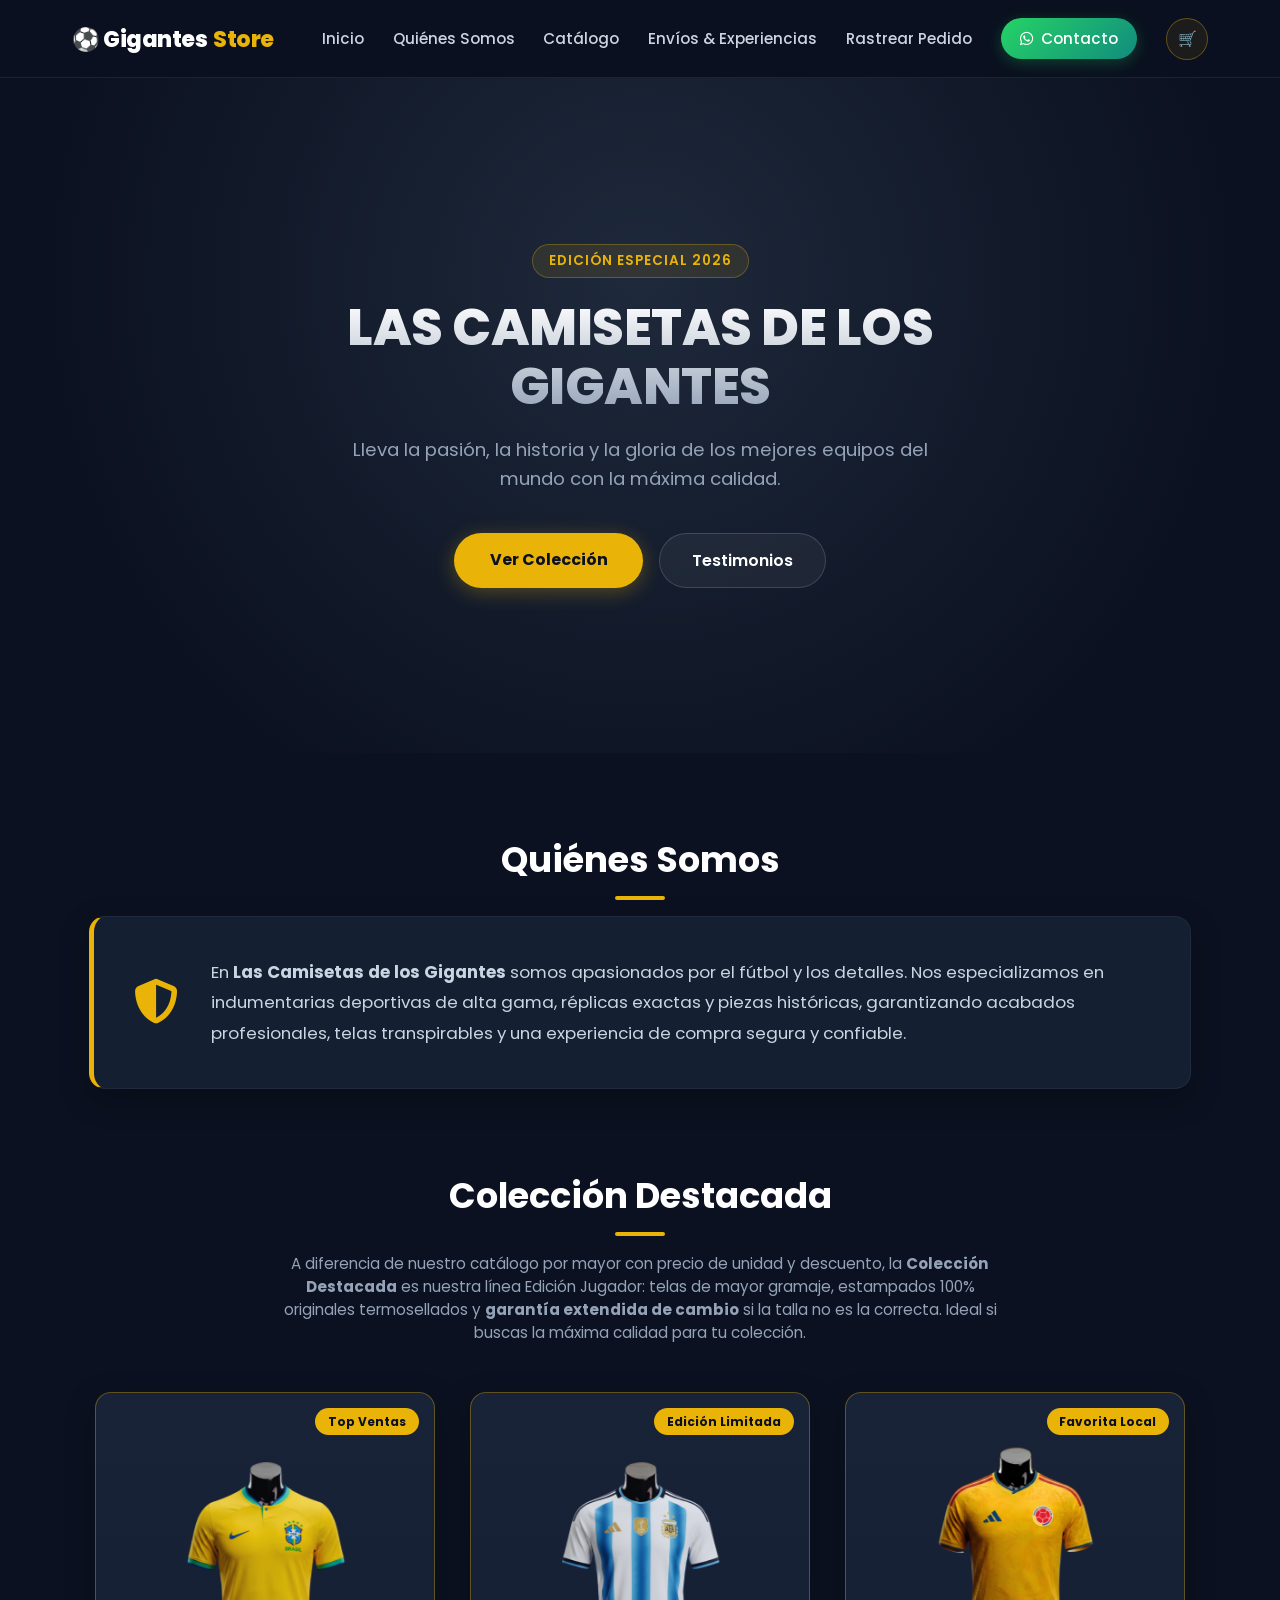
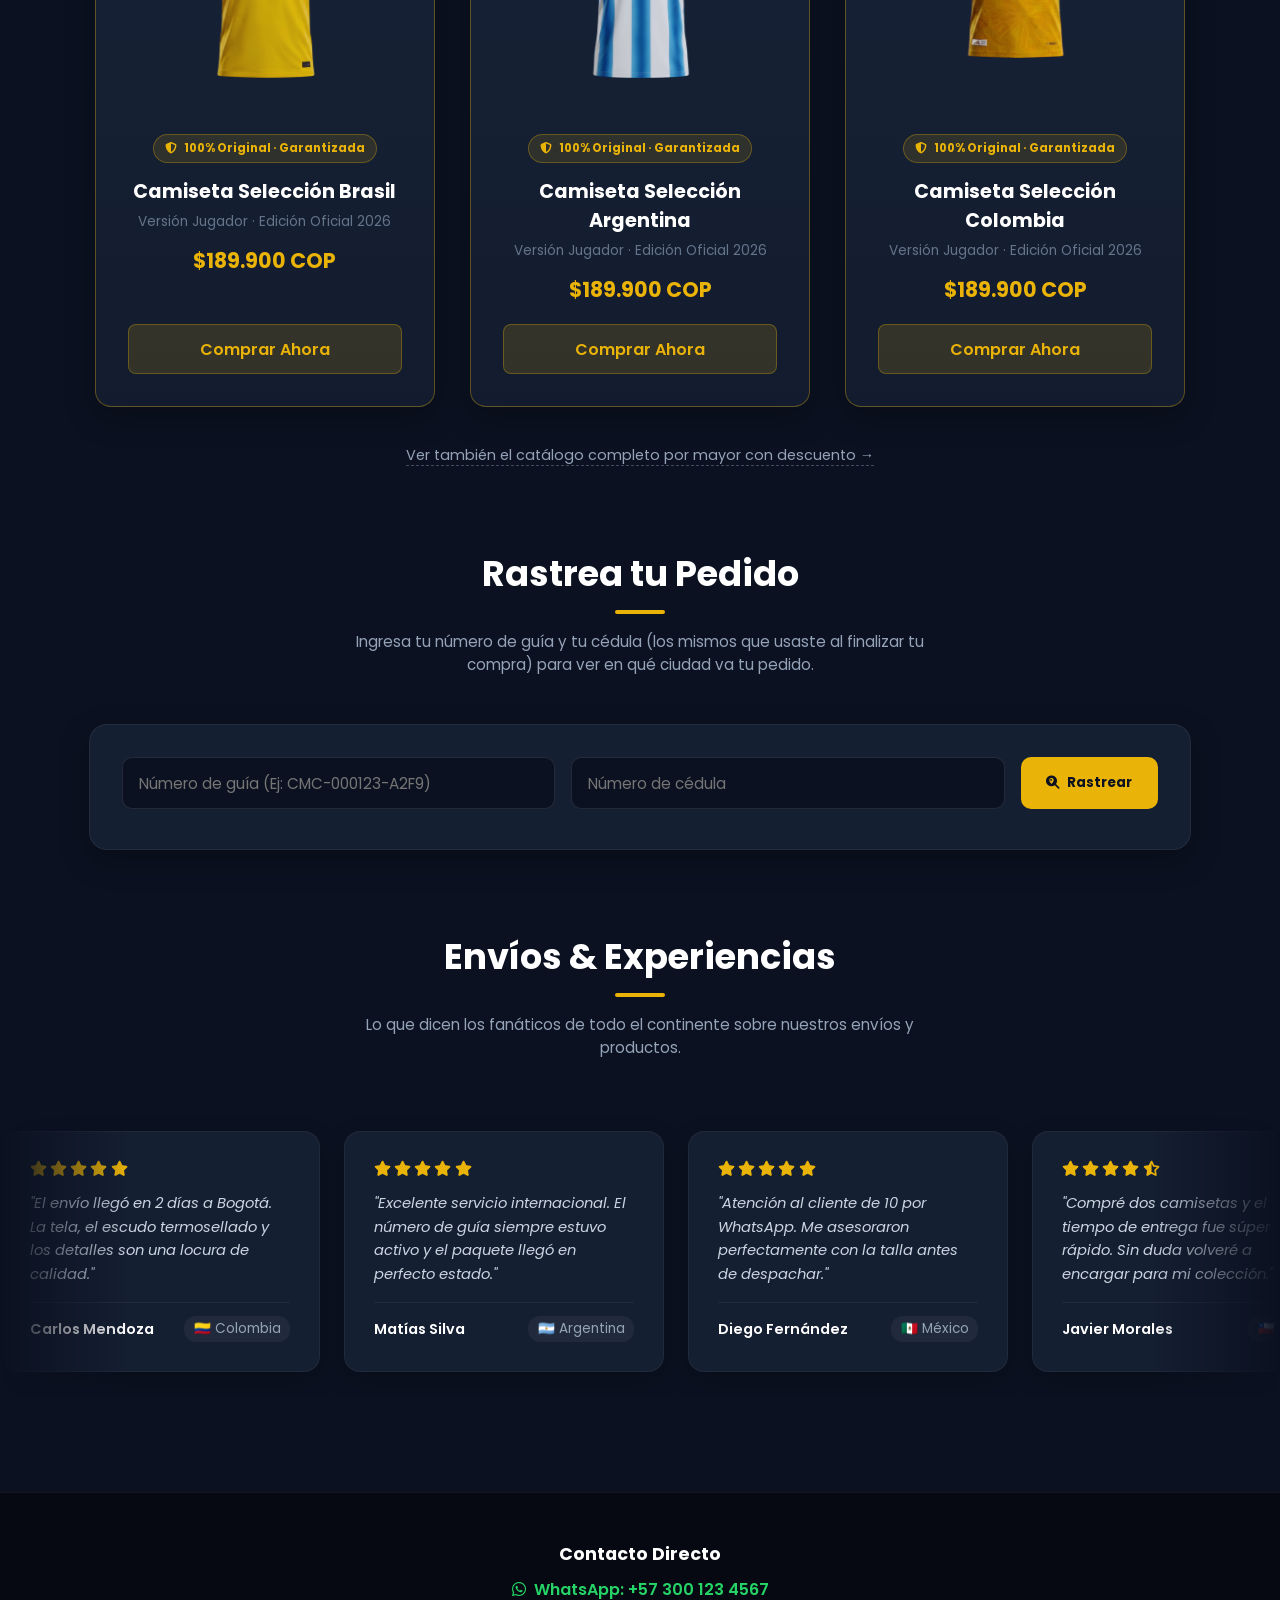
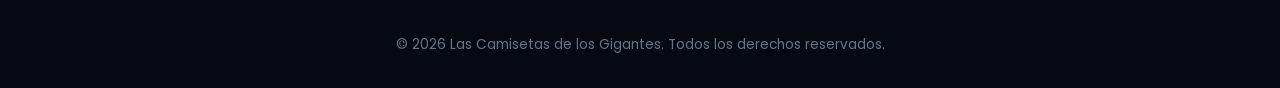
<file: html/index.html>
<!DOCTYPE html>
<html lang="es">
<head>
    <meta charset="UTF-8">
    <meta name="viewport" content="width=device-width, initial-scale=1.0">
    <title>Las Camisetas de los Gigantes</title>
    <!-- Fuentes e Iconos -->
    <link rel="preconnect" href="https://fonts.googleapis.com">
    <link rel="preconnect" href="https://fonts.gstatic.com" crossorigin>
    <link href="https://fonts.googleapis.com/css2?family=Poppins:wght@300;400;600;700;800&display=swap" rel="stylesheet">
    <link rel="stylesheet" href="https://cdnjs.cloudflare.com/ajax/libs/font-awesome/6.4.0/css/all.min.css">
    <link rel="stylesheet" href="../css/principal.css">
</head>
<body>

    <!-- Header / Barra de Navegación -->
    <header class="header">
        <nav class="nav-container">
            <div class="logo">
                <a href="#inicio">⚽ Gigantes<span>Store</span></a>
            </div>
            <ul class="nav-menu">
                <li><a href="#inicio">Inicio</a></li>
                <li><a href="#nosotros">Quiénes Somos</a></li>
                <li><a href="#catalogo">Catálogo</a></li>
                <li><a href="#envios">Envíos & Experiencias</a></li>
                <li><a href="#rastreo">Rastrear Pedido</a></li>
                <li>
                    <a href="https://wa.me/573001234567?text=Hola,%20deseo%20más%20información%20sobre%20las%20camisetas" target="_blank" class="btn-whatsapp">
                        <i class="fa-brands fa-whatsapp"></i> Contacto
                    </a>
                </li>
                <li>
                    <a class="cart-icon-btn" href="productos.html" aria-label="Ir al carrito de compras">
                        🛒
                        <span class="cart-badge" id="cartBadge">0</span>
                    </a>
                </li>
            </ul>
        </nav>
    </header>

    <!-- Sección Principal (Inicio) -->
    <section id="inicio" class="hero-section">
        <div class="hero-content">
            <span class="badge-promo">Edición Especial 2026</span>
            <h1 class="main-title">Las camisetas de los gigantes</h1>
            <p class="subtitle">Lleva la pasión, la historia y la gloria de los mejores equipos del mundo con la máxima calidad.</p>
            <div class="hero-actions">
                <a href="productos.html" class="btn-cta">Ver Colección</a>
                <a href="#envios" class="btn-secondary">Testimonios</a>
            </div>
        </div>
    </section>

    <!-- Sección Quiénes Somos -->
    <section id="nosotros" class="section-container">
        <h2 class="section-title">Quiénes Somos</h2>
        <div class="about-card">
            <div class="about-icon">
                <i class="fa-solid fa-shield-halved"></i>
            </div>
            <div class="about-text">
                <p>
                    En <strong>Las Camisetas de los Gigantes</strong> somos apasionados por el fútbol y los detalles. Nos especializamos en indumentarias deportivas de alta gama, réplicas exactas y piezas históricas, garantizando acabados profesionales, telas transpirables y una experiencia de compra segura y confiable.
                </p>
            </div>
        </div>
    </section>

    <!-- Sección Catálogo -->
        <section id="catalogo" class="section-container">
        <h2 class="section-title">Colección Destacada</h2>
        <p class="section-subtitle premium-subtitle">
            A diferencia de nuestro catálogo por mayor con precio de unidad y descuento, la <strong>Colección Destacada</strong>
            es nuestra línea Edición Jugador: telas de mayor gramaje, estampados 100% originales termosellados y
            <strong>garantía extendida de cambio</strong> si la talla no es la correcta. Ideal si buscas la máxima calidad para tu colección.
        </p>
        <div class="product-grid">
            <div class="product-card premium-card">
                <div class="card-badge">Top Ventas</div>
                <div class="card-images">
                    <img src="../img/productos/brasil-frente.png" alt="Camiseta Brasil Frente" class="img-front">
                    <img src="../img/productos/brasil-atras.png" alt="Camiseta Brasil Atrás" class="img-back">
                </div>
                <span class="premium-tag"><i class="fa-solid fa-shield-halved"></i> 100% Original · Garantizada</span>
                <h3>Camiseta Selección Brasil</h3>
                <p class="product-desc">Versión Jugador · Edición Oficial 2026</p>
                <p class="price">$189.900 COP</p>
                <a href="https://wa.me/573001234567?text=Hola,%20quiero%20comprar%20la%20Camiseta%20Edici%C3%B3n%20Jugador%20de%20Brasil" target="_blank" class="btn-buy">Comprar Ahora</a>
            </div>

            <div class="product-card premium-card">
                <div class="card-badge">Edición Limitada</div>
                <div class="card-images">
                    <img src="../img/productos/argentina-frente.png" alt="Camiseta Argentina Frente" class="img-front">
                    <img src="../img/productos/argentina-atras.png" alt="Camiseta Argentina Atrás" class="img-back">
                </div>
                <span class="premium-tag"><i class="fa-solid fa-shield-halved"></i> 100% Original · Garantizada</span>
                <h3>Camiseta Selección Argentina</h3>
                <p class="product-desc">Versión Jugador · Edición Oficial 2026</p>
                <p class="price">$189.900 COP</p>
                <a href="https://wa.me/573001234567?text=Hola,%20quiero%20comprar%20la%20Camiseta%20Edici%C3%B3n%20Jugador%20de%20Argentina" target="_blank" class="btn-buy">Comprar Ahora</a>
            </div>

            <div class="product-card premium-card">
                <div class="card-badge">Favorita Local</div>
                <div class="card-images">
                    <img src="../img/productos/colombia-frente.png" alt="Camiseta Colombia Frente" class="img-front">
                    <img src="../img/productos/colombia-atras.png" alt="Camiseta Colombia Atrás" class="img-back">
                </div>
                <span class="premium-tag"><i class="fa-solid fa-shield-halved"></i> 100% Original · Garantizada</span>
                <h3>Camiseta Selección Colombia</h3>
                <p class="product-desc">Versión Jugador · Edición Oficial 2026</p>
                <p class="price">$189.900 COP</p>
                <a href="https://wa.me/573001234567?text=Hola,%20quiero%20comprar%20la%20Camiseta%20Edici%C3%B3n%20Jugador%20de%20Colombia" target="_blank" class="btn-buy">Comprar Ahora</a>
            </div>
        </div>
        <p class="text-center-link"><a href="productos.html">Ver también el catálogo completo por mayor con descuento →</a></p>
    </section>

    <!-- Sección Rastrea tu Pedido -->
    <section id="rastreo" class="section-container">
        <h2 class="section-title">Rastrea tu Pedido</h2>
        <p class="section-subtitle">Ingresa tu número de guía y tu cédula (los mismos que usaste al finalizar tu compra) para ver en qué ciudad va tu pedido.</p>

        <div class="tracking-box">
            <form id="tracking-form" class="tracking-form" onsubmit="return false;">
                <input type="text" id="track-guia" placeholder="Número de guía (Ej: CMC-000123-A2F9)" autocomplete="off">
                <input type="text" id="track-cedula" placeholder="Número de cédula" inputmode="numeric" autocomplete="off">
                <button type="button" id="track-btn" onclick="rastrearPedido()">
                    <i class="fa-solid fa-magnifying-glass-location"></i> Rastrear
                </button>
            </form>

            <p id="tracking-error" class="tracking-error hidden"></p>

            <div id="tracking-result" class="tracking-result hidden">
                <div class="tracking-summary">
                    <div>
                        <span class="tracking-label">Guía</span>
                        <strong id="tr-guia">-</strong>
                    </div>
                    <div>
                        <span class="tracking-label">Estado actual</span>
                        <strong id="tr-estado" class="tracking-estado">-</strong>
                    </div>
                    <div>
                        <span class="tracking-label">Ciudad actual</span>
                        <strong id="tr-ciudad">-</strong>
                    </div>
                    <div>
                        <span class="tracking-label">Destino final</span>
                        <strong id="tr-destino">-</strong>
                    </div>
                </div>

                <ol id="tracking-timeline" class="tracking-timeline"></ol>

                <div class="tracking-items">
                    <h4>Contenido del pedido</h4>
                    <table class="tracking-items-table">
                        <thead>
                            <tr><th>Camiseta</th><th>Talla</th><th>Cant.</th><th>Precio</th></tr>
                        </thead>
                        <tbody id="tr-items-body"></tbody>
                    </table>
                    <p class="tracking-total">Total del pedido: <strong id="tr-total">$0 COP</strong></p>
                </div>
            </div>
        </div>
    </section>

    <!-- Sección Envíos y Reseñas con Slider Continuo -->
    <section id="envios" class="section-container reviews-section">
        <h2 class="section-title">Envíos & Experiencias</h2>
        <p class="section-subtitle">Lo que dicen los fanáticos de todo el continente sobre nuestros envíos y productos.</p>
        
        <!-- Carrusel Slider Animado -->
        <div class="slider-container">
            <div class="slider-track">
                
                <!-- Set Original (5 Reseñas con Nombre y País) -->
                <div class="review-card">
                    <div class="stars">
                        <i class="fa-solid fa-star"></i><i class="fa-solid fa-star"></i><i class="fa-solid fa-star"></i><i class="fa-solid fa-star"></i><i class="fa-solid fa-star"></i>
                    </div>
                    <p class="comment">"El envío llegó en 2 días a Bogotá. La tela, el escudo termosellado y los detalles son una locura de calidad."</p>
                    <div class="author-info">
                        <span class="author-name">Carlos Mendoza</span>
                        <span class="author-country">🇨🇴 Colombia</span>
                    </div>
                </div>

                <div class="review-card">
                    <div class="stars">
                        <i class="fa-solid fa-star"></i><i class="fa-solid fa-star"></i><i class="fa-solid fa-star"></i><i class="fa-solid fa-star"></i><i class="fa-solid fa-star"></i>
                    </div>
                    <p class="comment">"Excelente servicio internacional. El número de guía siempre estuvo activo y el paquete llegó en perfecto estado."</p>
                    <div class="author-info">
                        <span class="author-name">Matías Silva</span>
                        <span class="author-country">🇦🇷 Argentina</span>
                    </div>
                </div>

                <div class="review-card">
                    <div class="stars">
                        <i class="fa-solid fa-star"></i><i class="fa-solid fa-star"></i><i class="fa-solid fa-star"></i><i class="fa-solid fa-star"></i><i class="fa-solid fa-star"></i>
                    </div>
                    <p class="comment">"Atención al cliente de 10 por WhatsApp. Me asesoraron perfectamente con la talla antes de despachar."</p>
                    <div class="author-info">
                        <span class="author-name">Diego Fernández</span>
                        <span class="author-country">🇲🇽 México</span>
                    </div>
                </div>

                <div class="review-card">
                    <div class="stars">
                        <i class="fa-solid fa-star"></i><i class="fa-solid fa-star"></i><i class="fa-solid fa-star"></i><i class="fa-solid fa-star"></i><i class="fa-solid fa-star-half-stroke"></i>
                    </div>
                    <p class="comment">"Compré dos camisetas y el tiempo de entrega fue súper rápido. Sin duda volveré a encargar para mi colección."</p>
                    <div class="author-info">
                        <span class="author-name">Javier Morales</span>
                        <span class="author-country">🇨🇱 Chile</span>
                    </div>
                </div>

                <div class="review-card">
                    <div class="stars">
                        <i class="fa-solid fa-star"></i><i class="fa-solid fa-star"></i><i class="fa-solid fa-star"></i><i class="fa-solid fa-star"></i><i class="fa-solid fa-star"></i>
                    </div>
                    <p class="comment">"Calidad premium garantizada. Los estampados resisten los lavados sin desgastarse. Totalmente recomendados."</p>
                    <div class="author-info">
                        <span class="author-name">Sebastián Castillo</span>
                        <span class="author-country">🇵🇪 Perú</span>
                    </div>
                </div>

                <!-- Set Duplicado (Para efecto de Loop Infinito Continuo) -->
                <div class="review-card">
                    <div class="stars">
                        <i class="fa-solid fa-star"></i><i class="fa-solid fa-star"></i><i class="fa-solid fa-star"></i><i class="fa-solid fa-star"></i><i class="fa-solid fa-star"></i>
                    </div>
                    <p class="comment">"El envío llegó en 2 días a Bogotá. La tela, el escudo termosellado y los detalles son una locura de calidad."</p>
                    <div class="author-info">
                        <span class="author-name">Carlos Mendoza</span>
                        <span class="author-country">🇨🇴 Colombia</span>
                    </div>
                </div>

                <div class="review-card">
                    <div class="stars">
                        <i class="fa-solid fa-star"></i><i class="fa-solid fa-star"></i><i class="fa-solid fa-star"></i><i class="fa-solid fa-star"></i><i class="fa-solid fa-star"></i>
                    </div>
                    <p class="comment">"Excelente servicio internacional. El número de guía siempre estuvo activo y el paquete llegó en perfecto estado."</p>
                    <div class="author-info">
                        <span class="author-name">Matías Silva</span>
                        <span class="author-country">🇦🇷 Argentina</span>
                    </div>
                </div>

                <div class="review-card">
                    <div class="stars">
                        <i class="fa-solid fa-star"></i><i class="fa-solid fa-star"></i><i class="fa-solid fa-star"></i><i class="fa-solid fa-star"></i><i class="fa-solid fa-star"></i>
                    </div>
                    <p class="comment">"Atención al cliente de 10 por WhatsApp. Me asesoraron perfectamente con la talla antes de despachar."</p>
                    <div class="author-info">
                        <span class="author-name">Diego Fernández</span>
                        <span class="author-country">🇲🇽 México</span>
                    </div>
                </div>

                <div class="review-card">
                    <div class="stars">
                        <i class="fa-solid fa-star"></i><i class="fa-solid fa-star"></i><i class="fa-solid fa-star"></i><i class="fa-solid fa-star"></i><i class="fa-solid fa-star-half-stroke"></i>
                    </div>
                    <p class="comment">"Compré dos camisetas y el tiempo de entrega fue súper rápido. Sin duda volveré a encargar para mi colección."</p>
                    <div class="author-info">
                        <span class="author-name">Javier Morales</span>
                        <span class="author-country">🇨🇱 Chile</span>
                    </div>
                </div>

                <div class="review-card">
                    <div class="stars">
                        <i class="fa-solid fa-star"></i><i class="fa-solid fa-star"></i><i class="fa-solid fa-star"></i><i class="fa-solid fa-star"></i><i class="fa-solid fa-star"></i>
                    </div>
                    <p class="comment">"Calidad premium garantizada. Los estampados resisten los lavados sin desgastarse. Totalmente recomendados."</p>
                    <div class="author-info">
                        <span class="author-name">Sebastián Castillo</span>
                        <span class="author-country">🇵🇪 Perú</span>
                    </div>
                </div>

            </div>
        </div>
    </section>

    <!-- Footer / Pie de página -->
    <footer class="footer">
        <div class="footer-content">
            <div class="footer-contact">
                <h4>Contacto Directo</h4>
                <p>
                    <a href="https://wa.me/573001234567?text=Hola,%20deseo%20más%20información%20sobre%20las%20camisetas" target="_blank" class="footer-wa-link">
                        <i class="fa-brands fa-whatsapp"></i> WhatsApp: +57 300 123 4567
                    </a>
                </p>
            </div>
            <div class="footer-copy">
                <span class="copyright">&copy; 2026 Las Camisetas de los Gigantes. Todos los derechos reservados.</span>
            </div>
        </div>
    </footer>

    <script src="../js/index.js"></script>
</body>
</html>
</file>
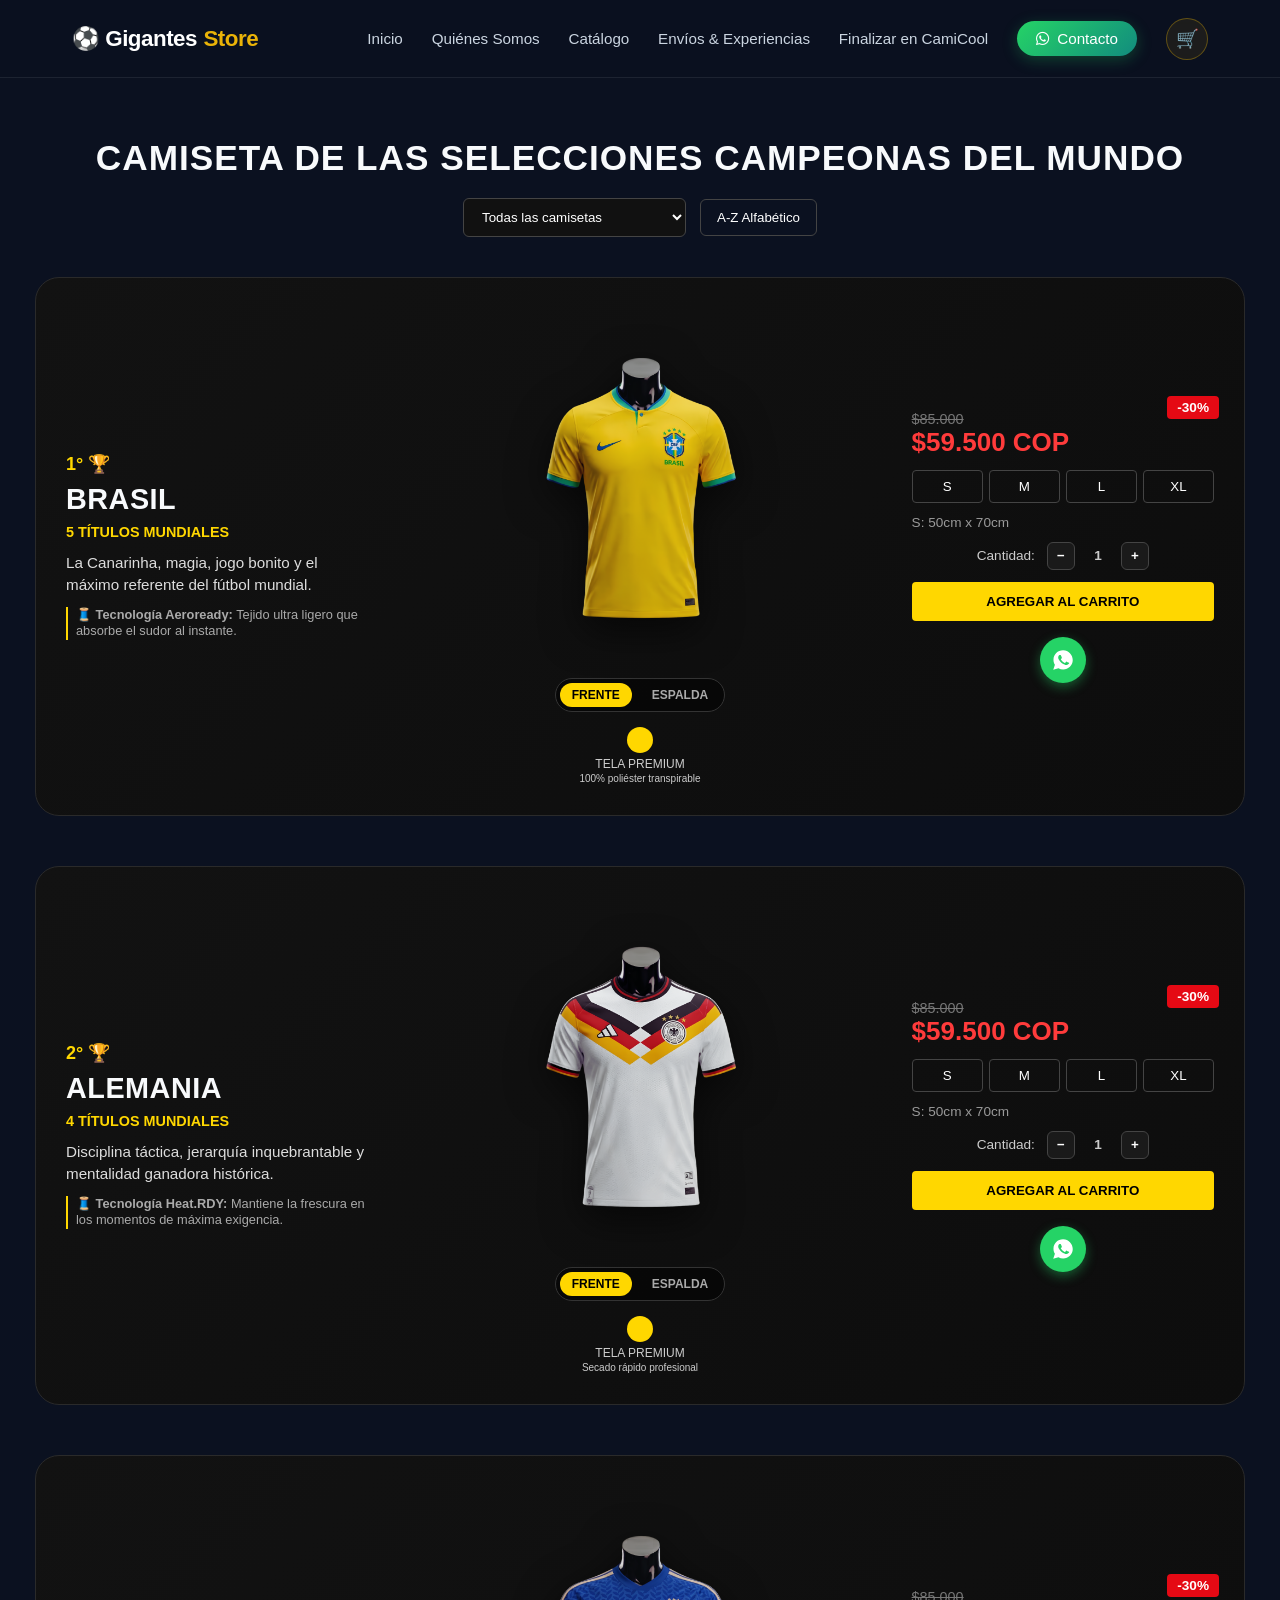
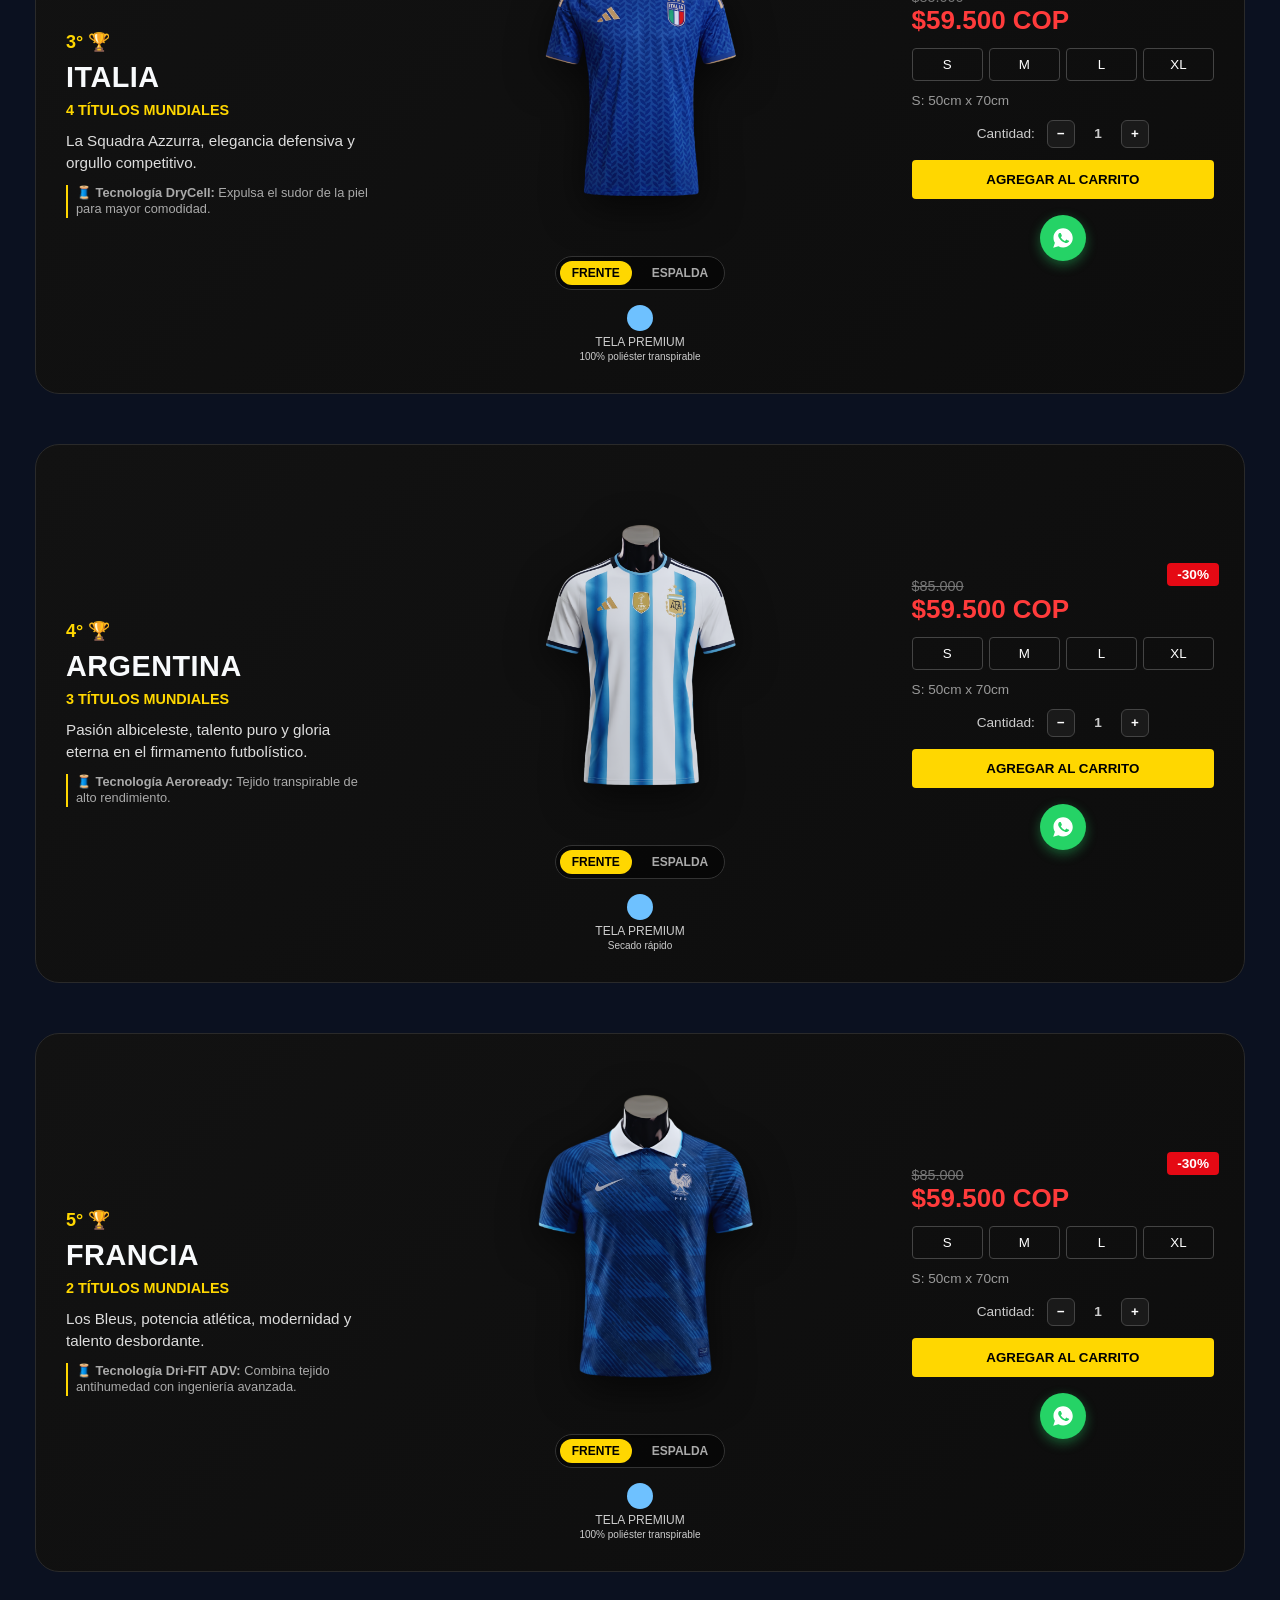
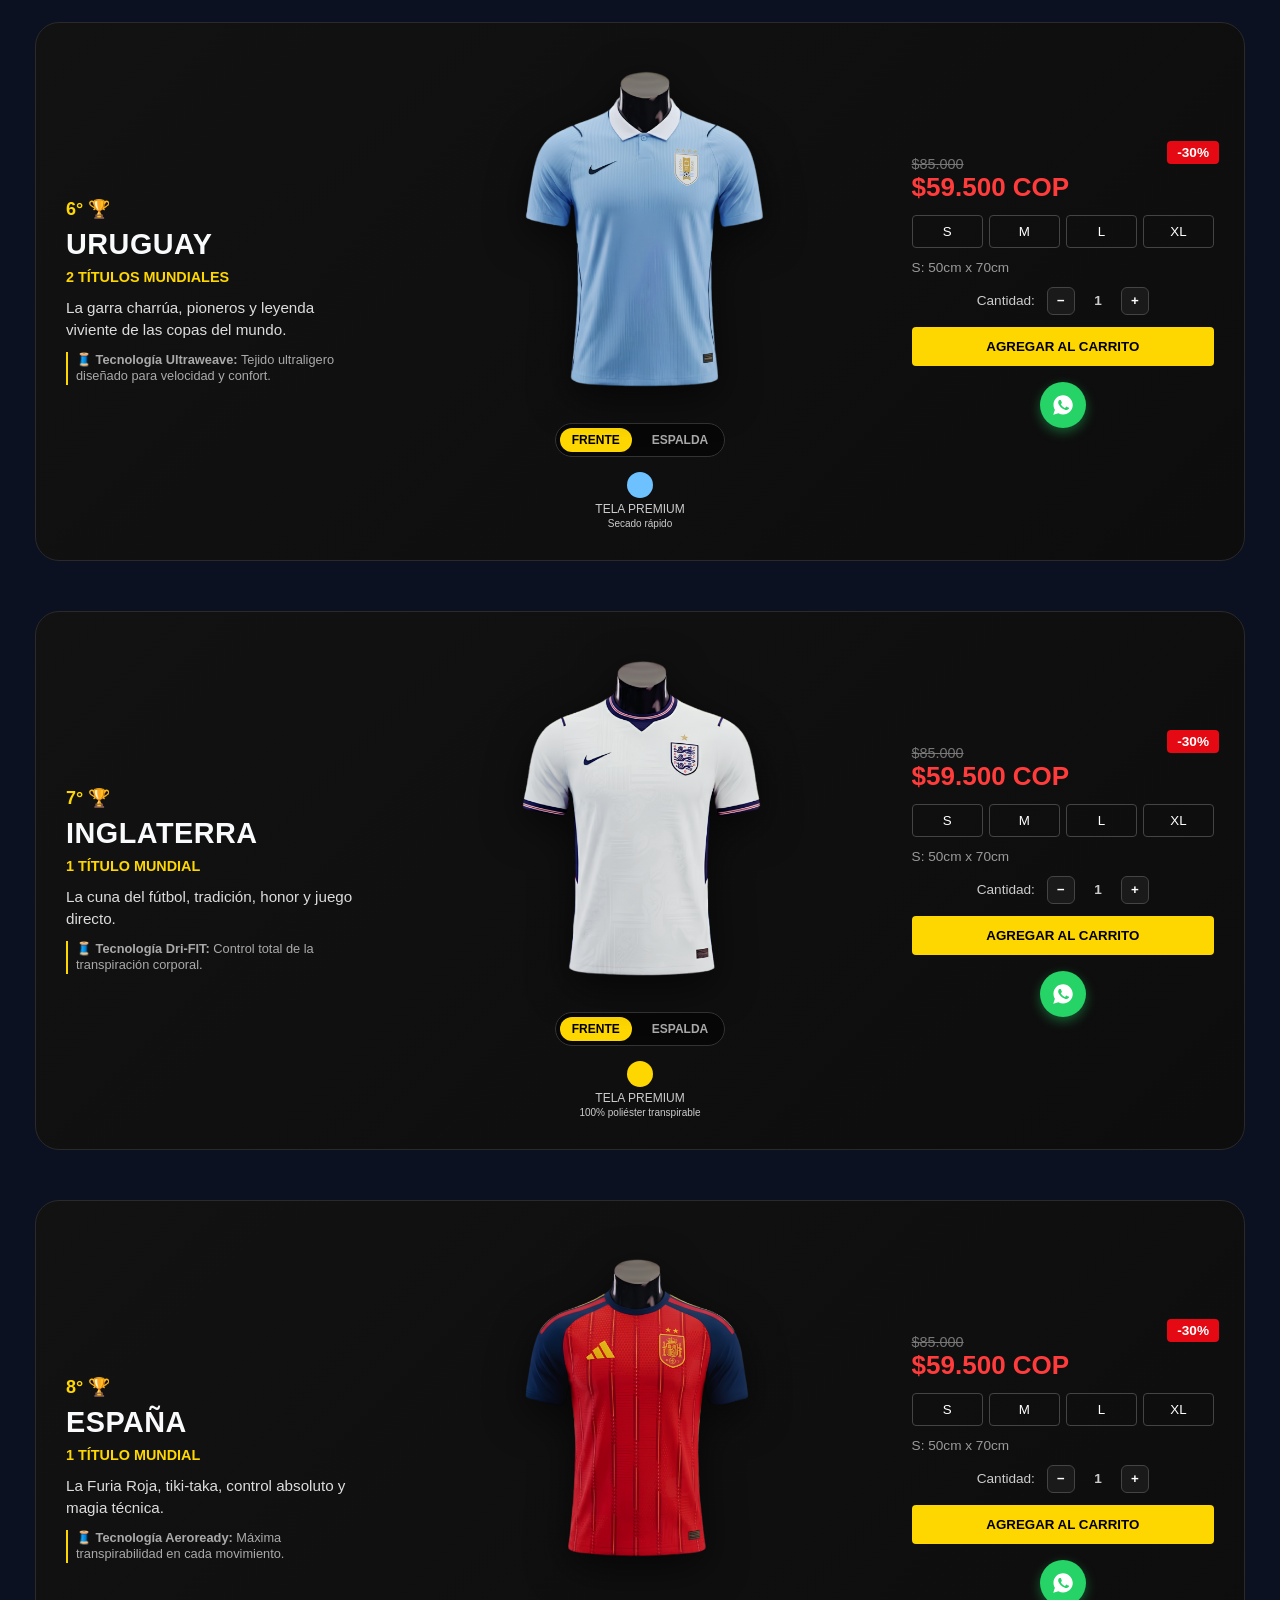
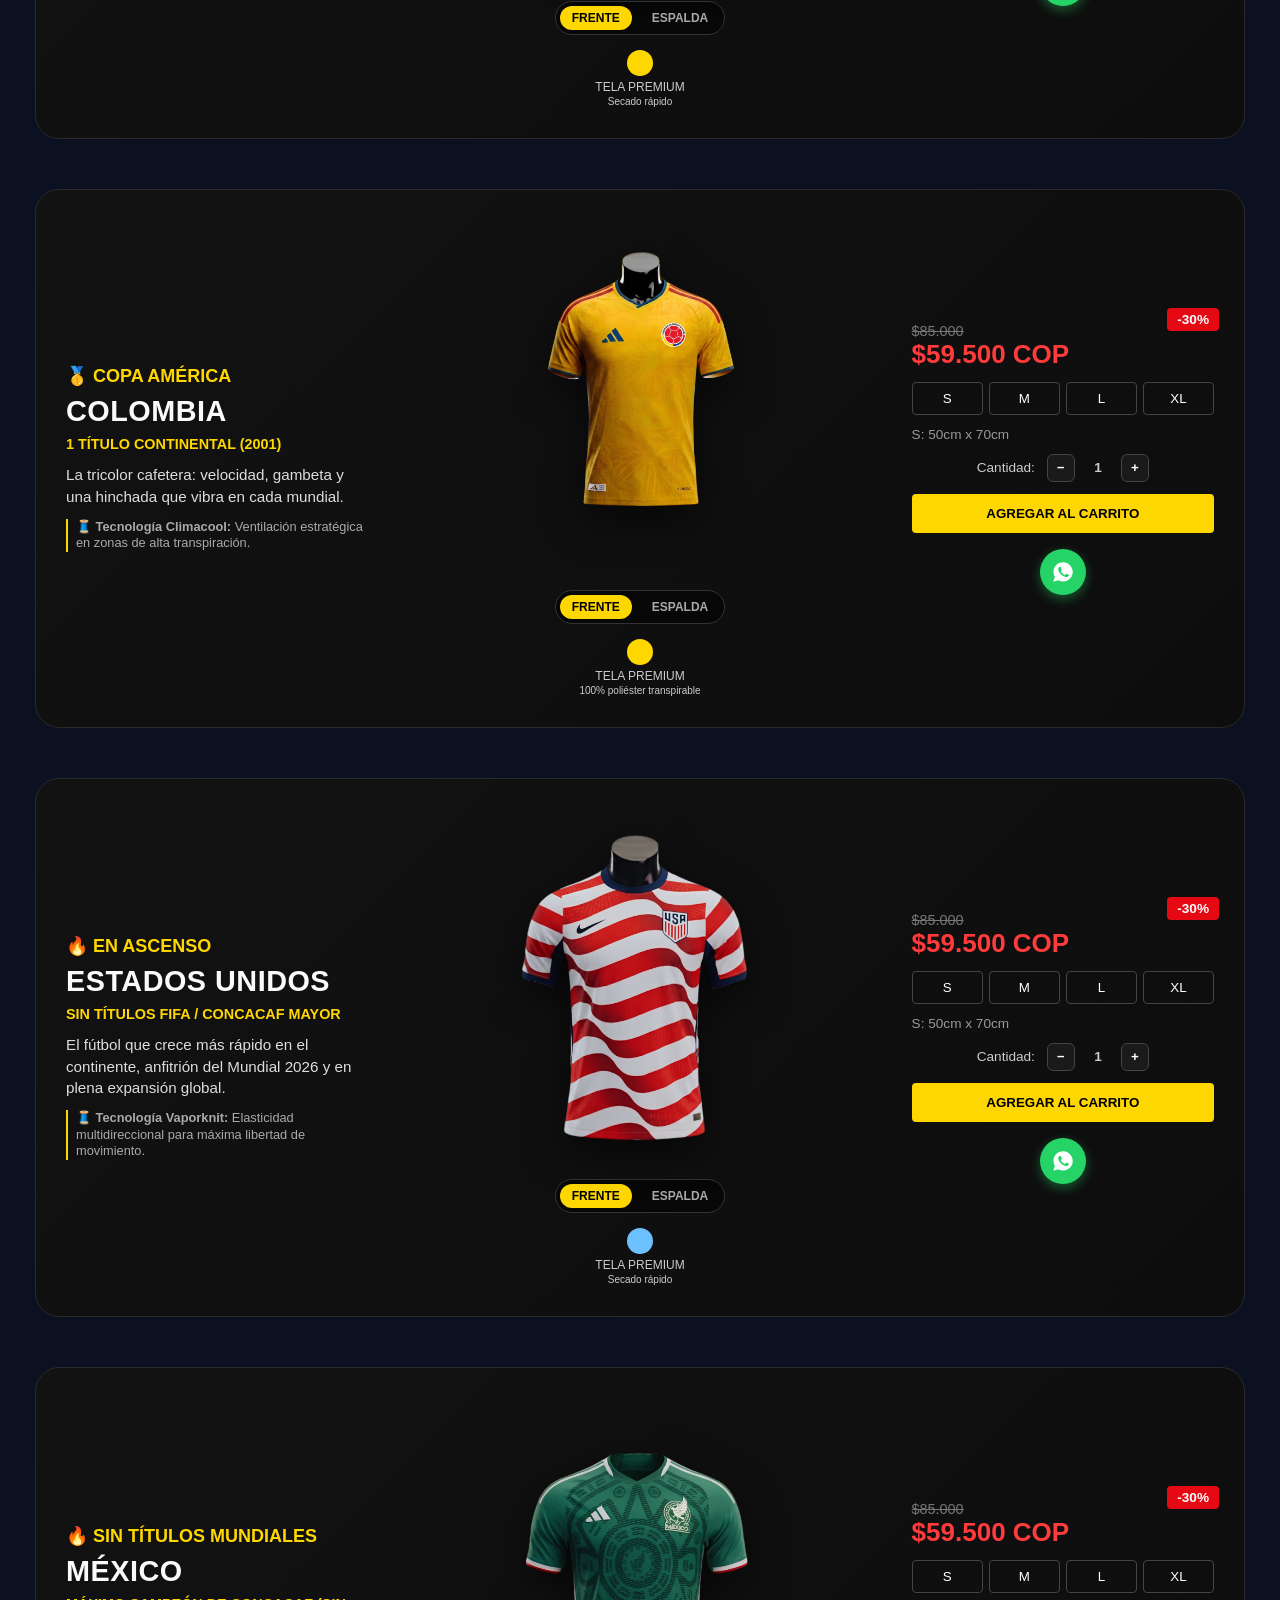
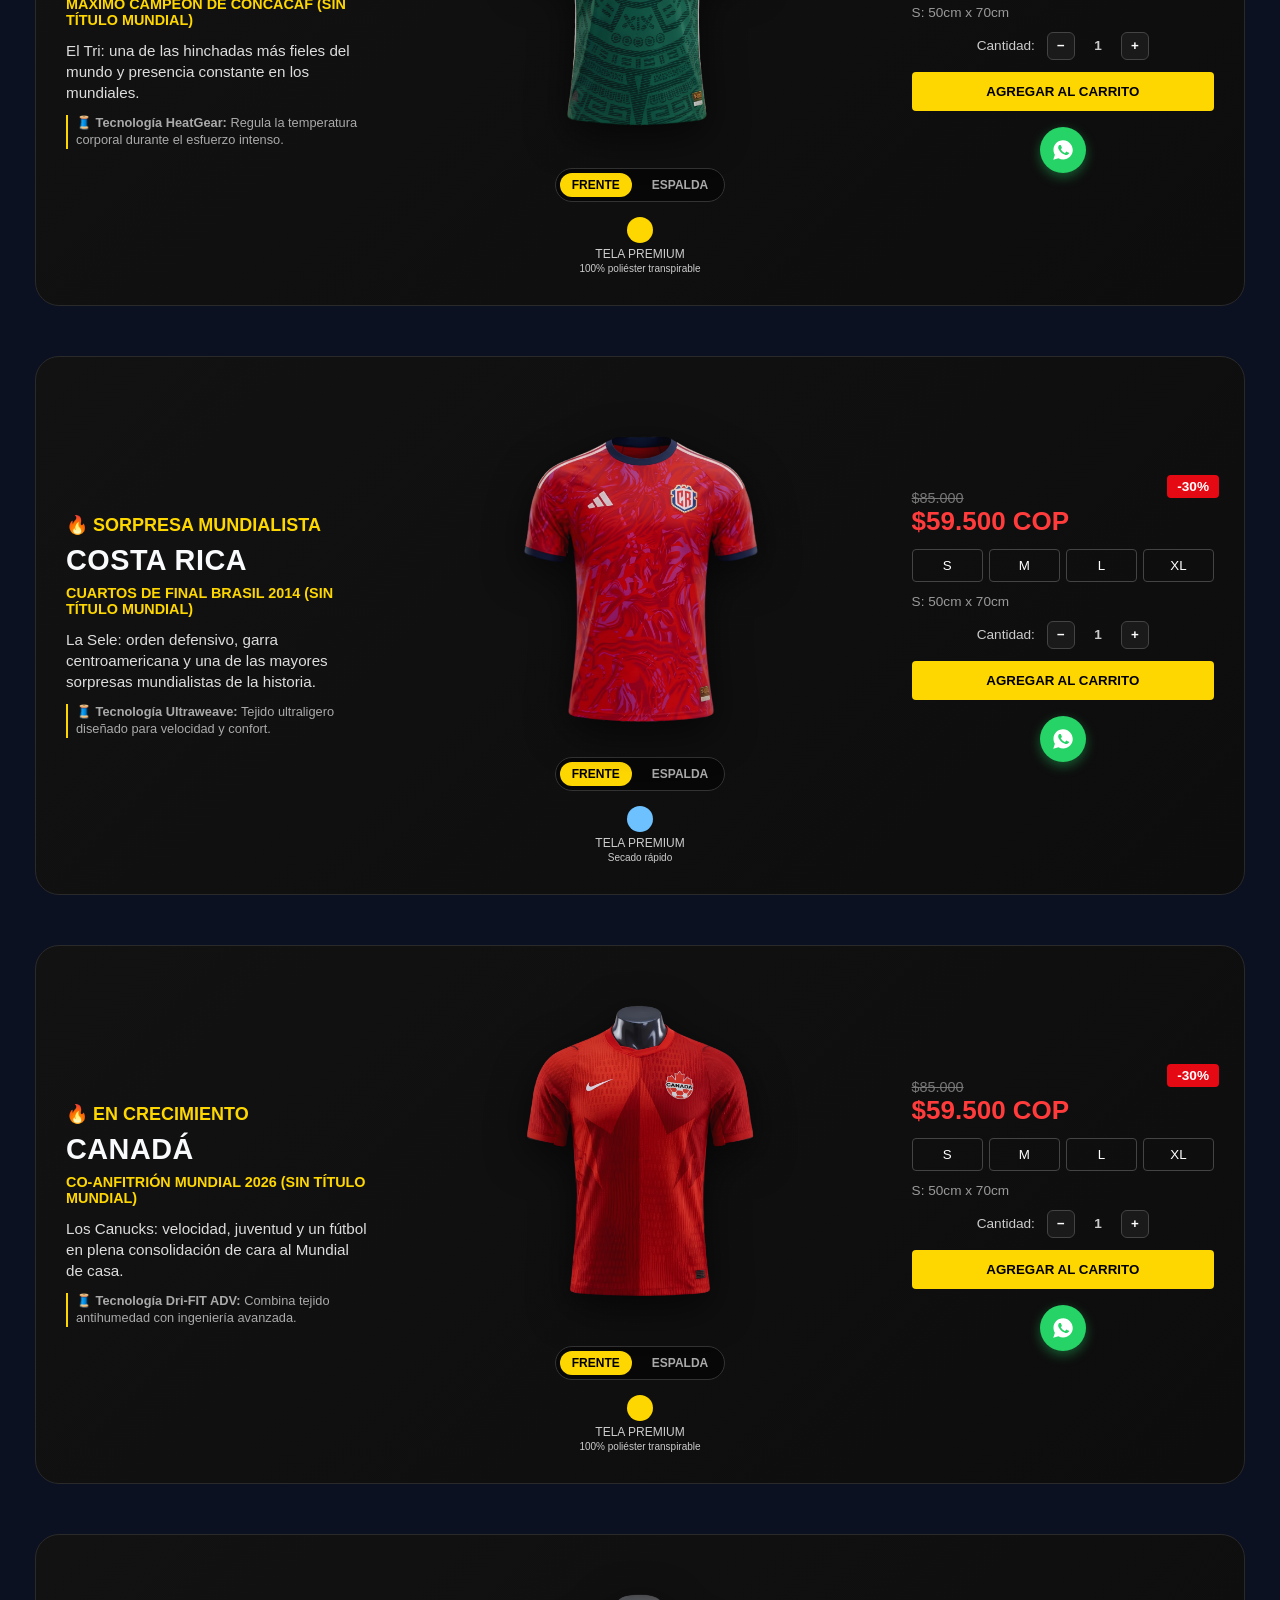
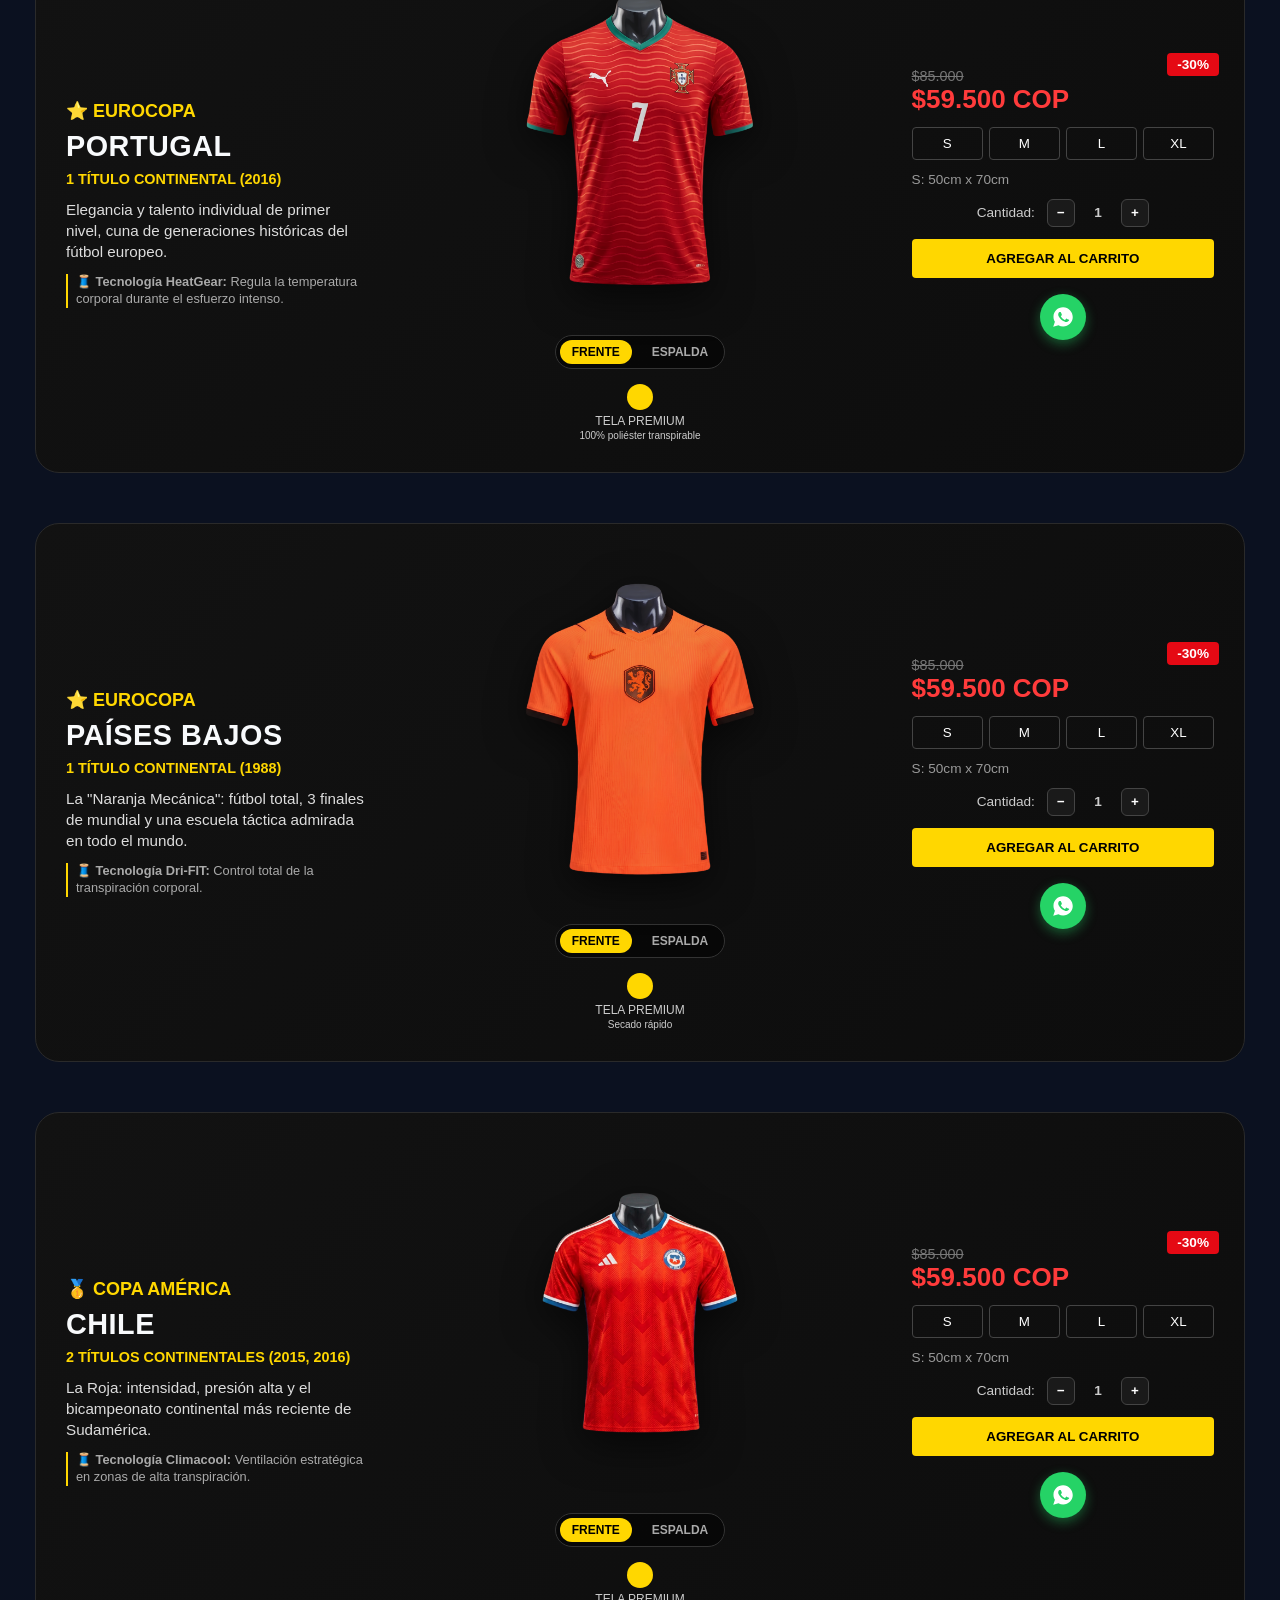
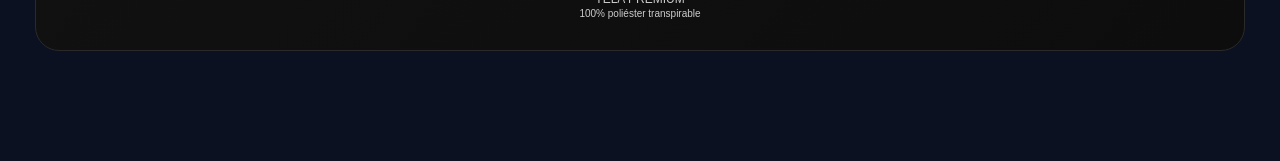
<file: html/productos.html>
<!DOCTYPE html>
<html lang="es">
<head>
<meta charset="UTF-8">
<meta name="viewport" content="width=device-width, initial-scale=1.0, viewport-fit=cover">
<title>Mundial Camisetas</title>
<link rel="stylesheet" href="https://cdnjs.cloudflare.com/ajax/libs/font-awesome/6.4.0/css/all.min.css">
<link rel="stylesheet" href="../css/productos.css">
</head>
<body>

    <!-- Header / Barra de Navegación -->
    <header class="header">
        <nav class="nav-container">
            <div class="logo">
                <a href="#inicio">⚽ Gigantes<span>Store</span></a>
            </div>
            <ul class="nav-menu">
                <li><a href="index.html#inicio">Inicio</a></li>
                <li><a href="index.html#nosotros">Quiénes Somos</a></li>
                <li><a href="productos.html">Catálogo</a></li>
                <li><a href="index.html#envios">Envíos & Experiencias</a></li>
                <li><a href="carrito.html">Finalizar en CamiCool</a></li>
                <li>
                    <a href="https://wa.me/573001234567?text=Hola,%20deseo%20más%20información%20sobre%20las%20camisetas" target="_blank" class="btn-whatsapp">
                        <i class="fa-brands fa-whatsapp"></i> Contacto
                    </a>
                </li>
                <li>
                    <button class="cart-icon-btn" onclick="openCart()" aria-label="Abrir carrito de compras">
                        🛒
                        <span class="cart-badge" id="cartBadge">0</span>
                    </button>
                </li>
            </ul>
        </nav>
    </header>


<section id="productos">

<div class="section-header">
    <h2 class="title-section">CAMISETA DE LAS SELECCIONES CAMPEONAS DEL MUNDO</h2>

    <div class="filter-bar">
        <select class="filter-select" onchange="filterProducts(this.value)">
            <option value="todas">Todas las camisetas</option>
            <option value="mundial">Ganadoras de Mundial</option>
            <option value="copa">Ganadoras de Copa América</option>
            <option value="eurocopa">Ganadoras de Eurocopa</option>
            <option value="ninguno">Sin títulos (relevantes)</option>
        </select>
        <button class="az-toggle" onclick="toggleAlphabetical(this)">A-Z Alfabético</button>
    </div>
</div>

<div class="products-grid" id="productsGrid">

<!-- BRASIL -->
<div class="product-row brasil" data-categories="mundial copa" data-name="Brasil">
    <div class="bg"></div>
    <div class="left">
        <span class="rank">1° 🏆</span>
        <h3>BRASIL</h3>
        <p class="sub">5 TÍTULOS MUNDIALES</p>
        <p class="desc">La Canarinha, magia, jogo bonito y el máximo referente del fútbol mundial.</p>
        <p class="tech-note">🧵 <strong>Tecnología Aeroready:</strong> Tejido ultra ligero que absorbe el sudor al instante.</p>
    </div>
    <div class="center">
        <div class="shirt-container">
            <img class="shirt-img front-view active" src="../img/productos/brasil-frente.png" alt="Camiseta Brasil Frente" loading="lazy">
            <img class="shirt-img back-view" src="../img/productos/brasil-atras.png" alt="Camiseta Brasil Espalda" loading="lazy">
        </div>
        <div class="view-controls">
            <button class="view-btn active" onclick="changeView(this, 'front')">FRENTE</button>
            <button class="view-btn" onclick="changeView(this, 'back')">ESPALDA</button>
        </div>
        <div class="fabric">
            <div class="circle"></div>
            <p>TELA PREMIUM<br><small>100% poliéster transpirable</small></p>
        </div>
    </div>
    <div class="right">
        <div class="discount">-30%</div>
        <p class="old">$85.000</p>
        <p class="price">$59.500 <span>COP</span></p>
        <div class="sizes">
            <button onclick="size(this,'S')">S</button>
            <button onclick="size(this,'M')">M</button>
            <button onclick="size(this,'L')">L</button>
            <button onclick="size(this,'XL')">XL</button>
        </div>
        <p class="measure">S: 50cm x 70cm</p>
        <div class="qty-select">
            <span>Cantidad:</span>
            <button onclick="changeQty(this,-1)">−</button>
            <span class="qty-value">1</span>
            <button onclick="changeQty(this,1)">+</button>
        </div>
        <button class="buy" onclick="addToCart(this)">AGREGAR AL CARRITO</button>

        <div class="wa-bubble">
            <span class="wa-tip">Personalizar por WhatsApp</span>
            <a href="https://wa.me/573000000000?text=Hola,%20quiero%20personalizar%20la%20camiseta%20de%20Brasil" target="_blank" class="wa-btn" aria-label="Personalizar por WhatsApp">
                <svg viewBox="0 0 32 32" xmlns="http://www.w3.org/2000/svg"><path d="M16 3C9 3 3.3 8.6 3.3 15.5c0 2.5.7 4.8 1.9 6.8L3 29l6.9-2.1c1.9 1.1 4.1 1.7 6.4 1.7 7 0 12.7-5.6 12.7-12.5S23.3 3 16.3 3h-.3zm7.6 17.8c-.3.9-1.7 1.7-2.4 1.8-.6.1-1.4.1-2.2-.1-.5-.2-1.2-.4-2-.8-3.5-1.5-5.8-5-6-5.3-.2-.3-1.4-1.9-1.4-3.6s.9-2.6 1.2-3c.3-.3.7-.4 1-.4h.7c.2 0 .5 0 .8.6.3.7 1 2.4 1.1 2.6.1.2.2.4 0 .7-.1.3-.2.4-.4.6-.2.2-.4.5-.6.7-.2.2-.4.4-.2.8.2.4 1 1.6 2.1 2.6 1.4 1.3 2.6 1.7 3 1.9.4.2.6.1.8-.1.2-.2.9-1 1.1-1.4.2-.4.5-.3.8-.2.3.1 2 1 2.4 1.2.4.2.6.3.7.4.1.2.1 1-.2 1.9z"/></svg>
            </a>
        </div>
    </div>
</div>

<!-- ALEMANIA -->
<div class="product-row alemania" data-categories="mundial eurocopa" data-name="Alemania">
    <div class="bg"></div>
    <div class="left">
        <span class="rank">2° 🏆</span>
        <h3>ALEMANIA</h3>
        <p class="sub">4 TÍTULOS MUNDIALES</p>
        <p class="desc">Disciplina táctica, jerarquía inquebrantable y mentalidad ganadora histórica.</p>
        <p class="tech-note">🧵 <strong>Tecnología Heat.RDY:</strong> Mantiene la frescura en los momentos de máxima exigencia.</p>
    </div>
    <div class="center">
        <div class="shirt-container">
            <img class="shirt-img front-view active" src="../img/productos/alemania-frente.png" alt="Camiseta Alemania Frente" loading="lazy">
            <img class="shirt-img back-view" src="../img/productos/alemania-atras.png" alt="Camiseta Alemania Espalda" loading="lazy">
        </div>
        <div class="view-controls">
            <button class="view-btn active" onclick="changeView(this, 'front')">FRENTE</button>
            <button class="view-btn" onclick="changeView(this, 'back')">ESPALDA</button>
        </div>
        <div class="fabric">
            <div class="circle"></div>
            <p>TELA PREMIUM<br><small>Secado rápido profesional</small></p>
        </div>
    </div>
    <div class="right">
        <div class="discount">-30%</div>
        <p class="old">$85.000</p>
        <p class="price">$59.500 <span>COP</span></p>
        <div class="sizes">
            <button onclick="size(this,'S')">S</button>
            <button onclick="size(this,'M')">M</button>
            <button onclick="size(this,'L')">L</button>
            <button onclick="size(this,'XL')">XL</button>
        </div>
        <p class="measure">S: 50cm x 70cm</p>
        <div class="qty-select">
            <span>Cantidad:</span>
            <button onclick="changeQty(this,-1)">−</button>
            <span class="qty-value">1</span>
            <button onclick="changeQty(this,1)">+</button>
        </div>
        <button class="buy" onclick="addToCart(this)">AGREGAR AL CARRITO</button>

        <div class="wa-bubble">
            <span class="wa-tip">Personalizar por WhatsApp</span>
            <a href="https://wa.me/573000000000?text=Hola,%20quiero%20personalizar%20la%20camiseta%20de%20Alemania" target="_blank" class="wa-btn" aria-label="Personalizar por WhatsApp">
                <svg viewBox="0 0 32 32" xmlns="http://www.w3.org/2000/svg"><path d="M16 3C9 3 3.3 8.6 3.3 15.5c0 2.5.7 4.8 1.9 6.8L3 29l6.9-2.1c1.9 1.1 4.1 1.7 6.4 1.7 7 0 12.7-5.6 12.7-12.5S23.3 3 16.3 3h-.3zm7.6 17.8c-.3.9-1.7 1.7-2.4 1.8-.6.1-1.4.1-2.2-.1-.5-.2-1.2-.4-2-.8-3.5-1.5-5.8-5-6-5.3-.2-.3-1.4-1.9-1.4-3.6s.9-2.6 1.2-3c.3-.3.7-.4 1-.4h.7c.2 0 .5 0 .8.6.3.7 1 2.4 1.1 2.6.1.2.2.4 0 .7-.1.3-.2.4-.4.6-.2.2-.4.5-.6.7-.2.2-.4.4-.2.8.2.4 1 1.6 2.1 2.6 1.4 1.3 2.6 1.7 3 1.9.4.2.6.1.8-.1.2-.2.9-1 1.1-1.4.2-.4.5-.3.8-.2.3.1 2 1 2.4 1.2.4.2.6.3.7.4.1.2.1 1-.2 1.9z"/></svg>
            </a>
        </div>
    </div>
</div>

<!-- ITALIA -->
<div class="product-row italia" data-categories="mundial eurocopa" data-name="Italia">
    <div class="bg"></div>
    <div class="left">
        <span class="rank">3° 🏆</span>
        <h3>ITALIA</h3>
        <p class="sub">4 TÍTULOS MUNDIALES</p>
        <p class="desc">La Squadra Azzurra, elegancia defensiva y orgullo competitivo.</p>
        <p class="tech-note">🧵 <strong>Tecnología DryCell:</strong> Expulsa el sudor de la piel para mayor comodidad.</p>
    </div>
    <div class="center">
        <div class="shirt-container">
            <img class="shirt-img front-view active" src="../img/productos/italia-frente.png" alt="Camiseta Italia Frente" loading="lazy">
            <img class="shirt-img back-view" src="../img/productos/italia-atras.png" alt="Camiseta Italia Espalda" loading="lazy">
        </div>
        <div class="view-controls">
            <button class="view-btn active" onclick="changeView(this, 'front')">FRENTE</button>
            <button class="view-btn" onclick="changeView(this, 'back')">ESPALDA</button>
        </div>
        <div class="fabric">
            <div class="circle blue"></div>
            <p>TELA PREMIUM<br><small>100% poliéster transpirable</small></p>
        </div>
    </div>
    <div class="right">
        <div class="discount">-30%</div>
        <p class="old">$85.000</p>
        <p class="price">$59.500 <span>COP</span></p>
        <div class="sizes">
            <button onclick="size(this,'S')">S</button>
            <button onclick="size(this,'M')">M</button>
            <button onclick="size(this,'L')">L</button>
            <button onclick="size(this,'XL')">XL</button>
        </div>
        <p class="measure">S: 50cm x 70cm</p>
        <div class="qty-select">
            <span>Cantidad:</span>
            <button onclick="changeQty(this,-1)">−</button>
            <span class="qty-value">1</span>
            <button onclick="changeQty(this,1)">+</button>
        </div>
        <button class="buy" onclick="addToCart(this)">AGREGAR AL CARRITO</button>

        <div class="wa-bubble">
            <span class="wa-tip">Personalizar por WhatsApp</span>
            <a href="https://wa.me/573000000000?text=Hola,%20quiero%20personalizar%20la%20camiseta%20de%20Italia" target="_blank" class="wa-btn" aria-label="Personalizar por WhatsApp">
                <svg viewBox="0 0 32 32" xmlns="http://www.w3.org/2000/svg"><path d="M16 3C9 3 3.3 8.6 3.3 15.5c0 2.5.7 4.8 1.9 6.8L3 29l6.9-2.1c1.9 1.1 4.1 1.7 6.4 1.7 7 0 12.7-5.6 12.7-12.5S23.3 3 16.3 3h-.3zm7.6 17.8c-.3.9-1.7 1.7-2.4 1.8-.6.1-1.4.1-2.2-.1-.5-.2-1.2-.4-2-.8-3.5-1.5-5.8-5-6-5.3-.2-.3-1.4-1.9-1.4-3.6s.9-2.6 1.2-3c.3-.3.7-.4 1-.4h.7c.2 0 .5 0 .8.6.3.7 1 2.4 1.1 2.6.1.2.2.4 0 .7-.1.3-.2.4-.4.6-.2.2-.4.5-.6.7-.2.2-.4.4-.2.8.2.4 1 1.6 2.1 2.6 1.4 1.3 2.6 1.7 3 1.9.4.2.6.1.8-.1.2-.2.9-1 1.1-1.4.2-.4.5-.3.8-.2.3.1 2 1 2.4 1.2.4.2.6.3.7.4.1.2.1 1-.2 1.9z"/></svg>
            </a>
        </div>
    </div>
</div>

<!-- ARGENTINA -->
<div class="product-row argentina" data-categories="mundial copa" data-name="Argentina">
    <div class="bg"></div>
    <div class="left">
        <span class="rank">4° 🏆</span>
        <h3>ARGENTINA</h3>
        <p class="sub">3 TÍTULOS MUNDIALES</p>
        <p class="desc">Pasión albiceleste, talento puro y gloria eterna en el firmamento futbolístico.</p>
        <p class="tech-note">🧵 <strong>Tecnología Aeroready:</strong> Tejido transpirable de alto rendimiento.</p>
    </div>
    <div class="center">
        <div class="shirt-container">
            <img class="shirt-img front-view active" src="../img/productos/argentina-frente.png" alt="Camiseta Argentina Frente" loading="lazy">
            <img class="shirt-img back-view" src="../img/productos/argentina-atras.png" alt="Camiseta Argentina Espalda" loading="lazy">
        </div>
        <div class="view-controls">
            <button class="view-btn active" onclick="changeView(this, 'front')">FRENTE</button>
            <button class="view-btn" onclick="changeView(this, 'back')">ESPALDA</button>
        </div>
        <div class="fabric">
            <div class="circle blue"></div>
            <p>TELA PREMIUM<br><small>Secado rápido</small></p>
        </div>
    </div>
    <div class="right">
        <div class="discount">-30%</div>
        <p class="old">$85.000</p>
        <p class="price">$59.500 <span>COP</span></p>
        <div class="sizes">
            <button onclick="size(this,'S')">S</button>
            <button onclick="size(this,'M')">M</button>
            <button onclick="size(this,'L')">L</button>
            <button onclick="size(this,'XL')">XL</button>
        </div>
        <p class="measure">S: 50cm x 70cm</p>
        <div class="qty-select">
            <span>Cantidad:</span>
            <button onclick="changeQty(this,-1)">−</button>
            <span class="qty-value">1</span>
            <button onclick="changeQty(this,1)">+</button>
        </div>
        <button class="buy" onclick="addToCart(this)">AGREGAR AL CARRITO</button>

        <div class="wa-bubble">
            <span class="wa-tip">Personalizar por WhatsApp</span>
            <a href="https://wa.me/573000000000?text=Hola,%20quiero%20personalizar%20la%20camiseta%20de%20Argentina" target="_blank" class="wa-btn" aria-label="Personalizar por WhatsApp">
                <svg viewBox="0 0 32 32" xmlns="http://www.w3.org/2000/svg"><path d="M16 3C9 3 3.3 8.6 3.3 15.5c0 2.5.7 4.8 1.9 6.8L3 29l6.9-2.1c1.9 1.1 4.1 1.7 6.4 1.7 7 0 12.7-5.6 12.7-12.5S23.3 3 16.3 3h-.3zm7.6 17.8c-.3.9-1.7 1.7-2.4 1.8-.6.1-1.4.1-2.2-.1-.5-.2-1.2-.4-2-.8-3.5-1.5-5.8-5-6-5.3-.2-.3-1.4-1.9-1.4-3.6s.9-2.6 1.2-3c.3-.3.7-.4 1-.4h.7c.2 0 .5 0 .8.6.3.7 1 2.4 1.1 2.6.1.2.2.4 0 .7-.1.3-.2.4-.4.6-.2.2-.4.5-.6.7-.2.2-.4.4-.2.8.2.4 1 1.6 2.1 2.6 1.4 1.3 2.6 1.7 3 1.9.4.2.6.1.8-.1.2-.2.9-1 1.1-1.4.2-.4.5-.3.8-.2.3.1 2 1 2.4 1.2.4.2.6.3.7.4.1.2.1 1-.2 1.9z"/></svg>
            </a>
        </div>
    </div>
</div>

<!-- FRANCIA -->
<div class="product-row francia" data-categories="mundial eurocopa" data-name="Francia">
    <div class="bg"></div>
    <div class="left">
        <span class="rank">5° 🏆</span>
        <h3>FRANCIA</h3>
        <p class="sub">2 TÍTULOS MUNDIALES</p>
        <p class="desc">Los Bleus, potencia atlética, modernidad y talento desbordante.</p>
        <p class="tech-note">🧵 <strong>Tecnología Dri-FIT ADV:</strong> Combina tejido antihumedad con ingeniería avanzada.</p>
    </div>
    <div class="center">
        <div class="shirt-container">
            <img class="shirt-img front-view active" src="../img/productos/francia-frente.png" alt="Camiseta Francia Frente" loading="lazy">
            <img class="shirt-img back-view" src="../img/productos/francia-atras.png" alt="Camiseta Francia Espalda" loading="lazy">
        </div>
        <div class="view-controls">
            <button class="view-btn active" onclick="changeView(this, 'front')">FRENTE</button>
            <button class="view-btn" onclick="changeView(this, 'back')">ESPALDA</button>
        </div>
        <div class="fabric">
            <div class="circle blue"></div>
            <p>TELA PREMIUM<br><small>100% poliéster transpirable</small></p>
        </div>
    </div>
    <div class="right">
        <div class="discount">-30%</div>
        <p class="old">$85.000</p>
        <p class="price">$59.500 <span>COP</span></p>
        <div class="sizes">
            <button onclick="size(this,'S')">S</button>
            <button onclick="size(this,'M')">M</button>
            <button onclick="size(this,'L')">L</button>
            <button onclick="size(this,'XL')">XL</button>
        </div>
        <p class="measure">S: 50cm x 70cm</p>
        <div class="qty-select">
            <span>Cantidad:</span>
            <button onclick="changeQty(this,-1)">−</button>
            <span class="qty-value">1</span>
            <button onclick="changeQty(this,1)">+</button>
        </div>
        <button class="buy" onclick="addToCart(this)">AGREGAR AL CARRITO</button>

        <div class="wa-bubble">
            <span class="wa-tip">Personalizar por WhatsApp</span>
            <a href="https://wa.me/573000000000?text=Hola,%20quiero%20personalizar%20la%20camiseta%20de%20Francia" target="_blank" class="wa-btn" aria-label="Personalizar por WhatsApp">
                <svg viewBox="0 0 32 32" xmlns="http://www.w3.org/2000/svg"><path d="M16 3C9 3 3.3 8.6 3.3 15.5c0 2.5.7 4.8 1.9 6.8L3 29l6.9-2.1c1.9 1.1 4.1 1.7 6.4 1.7 7 0 12.7-5.6 12.7-12.5S23.3 3 16.3 3h-.3zm7.6 17.8c-.3.9-1.7 1.7-2.4 1.8-.6.1-1.4.1-2.2-.1-.5-.2-1.2-.4-2-.8-3.5-1.5-5.8-5-6-5.3-.2-.3-1.4-1.9-1.4-3.6s.9-2.6 1.2-3c.3-.3.7-.4 1-.4h.7c.2 0 .5 0 .8.6.3.7 1 2.4 1.1 2.6.1.2.2.4 0 .7-.1.3-.2.4-.4.6-.2.2-.4.5-.6.7-.2.2-.4.4-.2.8.2.4 1 1.6 2.1 2.6 1.4 1.3 2.6 1.7 3 1.9.4.2.6.1.8-.1.2-.2.9-1 1.1-1.4.2-.4.5-.3.8-.2.3.1 2 1 2.4 1.2.4.2.6.3.7.4.1.2.1 1-.2 1.9z"/></svg>
            </a>
        </div>
    </div>
</div>

<!-- URUGUAY -->
<div class="product-row uruguay" data-categories="mundial copa" data-name="Uruguay">
    <div class="bg"></div>
    <div class="left">
        <span class="rank">6° 🏆</span>
        <h3>URUGUAY</h3>
        <p class="sub">2 TÍTULOS MUNDIALES</p>
        <p class="desc">La garra charrúa, pioneros y leyenda viviente de las copas del mundo.</p>
        <p class="tech-note">🧵 <strong>Tecnología Ultraweave:</strong> Tejido ultraligero diseñado para velocidad y confort.</p>
    </div>
    <div class="center">
        <div class="shirt-container">
            <img class="shirt-img front-view active" src="../img/productos/uruguay-frente.png" alt="Camiseta Uruguay Frente" loading="lazy">
            <img class="shirt-img back-view" src="../img/productos/uruguay-atras.png" alt="Camiseta Uruguay Espalda" loading="lazy">
        </div>
        <div class="view-controls">
            <button class="view-btn active" onclick="changeView(this, 'front')">FRENTE</button>
            <button class="view-btn" onclick="changeView(this, 'back')">ESPALDA</button>
        </div>
        <div class="fabric">
            <div class="circle blue"></div>
            <p>TELA PREMIUM<br><small>Secado rápido</small></p>
        </div>
    </div>
    <div class="right">
        <div class="discount">-30%</div>
        <p class="old">$85.000</p>
        <p class="price">$59.500 <span>COP</span></p>
        <div class="sizes">
            <button onclick="size(this,'S')">S</button>
            <button onclick="size(this,'M')">M</button>
            <button onclick="size(this,'L')">L</button>
            <button onclick="size(this,'XL')">XL</button>
        </div>
        <p class="measure">S: 50cm x 70cm</p>
        <div class="qty-select">
            <span>Cantidad:</span>
            <button onclick="changeQty(this,-1)">−</button>
            <span class="qty-value">1</span>
            <button onclick="changeQty(this,1)">+</button>
        </div>
        <button class="buy" onclick="addToCart(this)">AGREGAR AL CARRITO</button>

        <div class="wa-bubble">
            <span class="wa-tip">Personalizar por WhatsApp</span>
            <a href="https://wa.me/573000000000?text=Hola,%20quiero%20personalizar%20la%20camiseta%20de%20Uruguay" target="_blank" class="wa-btn" aria-label="Personalizar por WhatsApp">
                <svg viewBox="0 0 32 32" xmlns="http://www.w3.org/2000/svg"><path d="M16 3C9 3 3.3 8.6 3.3 15.5c0 2.5.7 4.8 1.9 6.8L3 29l6.9-2.1c1.9 1.1 4.1 1.7 6.4 1.7 7 0 12.7-5.6 12.7-12.5S23.3 3 16.3 3h-.3zm7.6 17.8c-.3.9-1.7 1.7-2.4 1.8-.6.1-1.4.1-2.2-.1-.5-.2-1.2-.4-2-.8-3.5-1.5-5.8-5-6-5.3-.2-.3-1.4-1.9-1.4-3.6s.9-2.6 1.2-3c.3-.3.7-.4 1-.4h.7c.2 0 .5 0 .8.6.3.7 1 2.4 1.1 2.6.1.2.2.4 0 .7-.1.3-.2.4-.4.6-.2.2-.4.5-.6.7-.2.2-.4.4-.2.8.2.4 1 1.6 2.1 2.6 1.4 1.3 2.6 1.7 3 1.9.4.2.6.1.8-.1.2-.2.9-1 1.1-1.4.2-.4.5-.3.8-.2.3.1 2 1 2.4 1.2.4.2.6.3.7.4.1.2.1 1-.2 1.9z"/></svg>
            </a>
        </div>
    </div>
</div>

<!-- INGLATERRA -->
<div class="product-row inglaterra" data-categories="mundial" data-name="Inglaterra">
    <div class="bg"></div>
    <div class="left">
        <span class="rank">7° 🏆</span>
        <h3>INGLATERRA</h3>
        <p class="sub">1 TÍTULO MUNDIAL</p>
        <p class="desc">La cuna del fútbol, tradición, honor y juego directo.</p>
        <p class="tech-note">🧵 <strong>Tecnología Dri-FIT:</strong> Control total de la transpiración corporal.</p>
    </div>
    <div class="center">
        <div class="shirt-container">
            <img class="shirt-img front-view active" src="../img/productos/inglaterra-frente.png" alt="Camiseta Inglaterra Frente" loading="lazy">
            <img class="shirt-img back-view" src="../img/productos/inglaterra-atras.png" alt="Camiseta Inglaterra Espalda" loading="lazy">
        </div>
        <div class="view-controls">
            <button class="view-btn active" onclick="changeView(this, 'front')">FRENTE</button>
            <button class="view-btn" onclick="changeView(this, 'back')">ESPALDA</button>
        </div>
        <div class="fabric">
            <div class="circle"></div>
            <p>TELA PREMIUM<br><small>100% poliéster transpirable</small></p>
        </div>
    </div>
    <div class="right">
        <div class="discount">-30%</div>
        <p class="old">$85.000</p>
        <p class="price">$59.500 <span>COP</span></p>
        <div class="sizes">
            <button onclick="size(this,'S')">S</button>
            <button onclick="size(this,'M')">M</button>
            <button onclick="size(this,'L')">L</button>
            <button onclick="size(this,'XL')">XL</button>
        </div>
        <p class="measure">S: 50cm x 70cm</p>
        <div class="qty-select">
            <span>Cantidad:</span>
            <button onclick="changeQty(this,-1)">−</button>
            <span class="qty-value">1</span>
            <button onclick="changeQty(this,1)">+</button>
        </div>
        <button class="buy" onclick="addToCart(this)">AGREGAR AL CARRITO</button>

        <div class="wa-bubble">
            <span class="wa-tip">Personalizar por WhatsApp</span>
            <a href="https://wa.me/573000000000?text=Hola,%20quiero%20personalizar%20la%20camiseta%20de%20Inglaterra" target="_blank" class="wa-btn" aria-label="Personalizar por WhatsApp">
                <svg viewBox="0 0 32 32" xmlns="http://www.w3.org/2000/svg"><path d="M16 3C9 3 3.3 8.6 3.3 15.5c0 2.5.7 4.8 1.9 6.8L3 29l6.9-2.1c1.9 1.1 4.1 1.7 6.4 1.7 7 0 12.7-5.6 12.7-12.5S23.3 3 16.3 3h-.3zm7.6 17.8c-.3.9-1.7 1.7-2.4 1.8-.6.1-1.4.1-2.2-.1-.5-.2-1.2-.4-2-.8-3.5-1.5-5.8-5-6-5.3-.2-.3-1.4-1.9-1.4-3.6s.9-2.6 1.2-3c.3-.3.7-.4 1-.4h.7c.2 0 .5 0 .8.6.3.7 1 2.4 1.1 2.6.1.2.2.4 0 .7-.1.3-.2.4-.4.6-.2.2-.4.5-.6.7-.2.2-.4.4-.2.8.2.4 1 1.6 2.1 2.6 1.4 1.3 2.6 1.7 3 1.9.4.2.6.1.8-.1.2-.2.9-1 1.1-1.4.2-.4.5-.3.8-.2.3.1 2 1 2.4 1.2.4.2.6.3.7.4.1.2.1 1-.2 1.9z"/></svg>
            </a>
        </div>
    </div>
</div>

<!-- ESPAÑA -->
<div class="product-row espana" data-categories="mundial eurocopa" data-name="España">
    <div class="bg"></div>
    <div class="left">
        <span class="rank">8° 🏆</span>
        <h3>ESPAÑA</h3>
        <p class="sub">1 TÍTULO MUNDIAL</p>
        <p class="desc">La Furia Roja, tiki-taka, control absoluto y magia técnica.</p>
        <p class="tech-note">🧵 <strong>Tecnología Aeroready:</strong> Máxima transpirabilidad en cada movimiento.</p>
    </div>
    <div class="center">
        <div class="shirt-container">
            <img class="shirt-img front-view active" src="../img/productos/espana-frente.png" alt="Camiseta España Frente" loading="lazy">
            <img class="shirt-img back-view" src="../img/productos/espana-atras.png" alt="Camiseta España Espalda" loading="lazy">
        </div>
        <div class="view-controls">
            <button class="view-btn active" onclick="changeView(this, 'front')">FRENTE</button>
            <button class="view-btn" onclick="changeView(this, 'back')">ESPALDA</button>
        </div>
        <div class="fabric">
            <div class="circle"></div>
            <p>TELA PREMIUM<br><small>Secado rápido</small></p>
        </div>
    </div>
    <div class="right">
        <div class="discount">-30%</div>
        <p class="old">$85.000</p>
        <p class="price">$59.500 <span>COP</span></p>
        <div class="sizes">
            <button onclick="size(this,'S')">S</button>
            <button onclick="size(this,'M')">M</button>
            <button onclick="size(this,'L')">L</button>
            <button onclick="size(this,'XL')">XL</button>
        </div>
        <p class="measure">S: 50cm x 70cm</p>
        <div class="qty-select">
            <span>Cantidad:</span>
            <button onclick="changeQty(this,-1)">−</button>
            <span class="qty-value">1</span>
            <button onclick="changeQty(this,1)">+</button>
        </div>
        <button class="buy" onclick="addToCart(this)">AGREGAR AL CARRITO</button>

        <div class="wa-bubble">
            <span class="wa-tip">Personalizar por WhatsApp</span>
            <a href="https://wa.me/573000000000?text=Hola,%20quiero%20personalizar%20la%20camiseta%20de%20Espana" target="_blank" class="wa-btn" aria-label="Personalizar por WhatsApp">
                <svg viewBox="0 0 32 32" xmlns="http://www.w3.org/2000/svg"><path d="M16 3C9 3 3.3 8.6 3.3 15.5c0 2.5.7 4.8 1.9 6.8L3 29l6.9-2.1c1.9 1.1 4.1 1.7 6.4 1.7 7 0 12.7-5.6 12.7-12.5S23.3 3 16.3 3h-.3zm7.6 17.8c-.3.9-1.7 1.7-2.4 1.8-.6.1-1.4.1-2.2-.1-.5-.2-1.2-.4-2-.8-3.5-1.5-5.8-5-6-5.3-.2-.3-1.4-1.9-1.4-3.6s.9-2.6 1.2-3c.3-.3.7-.4 1-.4h.7c.2 0 .5 0 .8.6.3.7 1 2.4 1.1 2.6.1.2.2.4 0 .7-.1.3-.2.4-.4.6-.2.2-.4.5-.6.7-.2.2-.4.4-.2.8.2.4 1 1.6 2.1 2.6 1.4 1.3 2.6 1.7 3 1.9.4.2.6.1.8-.1.2-.2.9-1 1.1-1.4.2-.4.5-.3.8-.2.3.1 2 1 2.4 1.2.4.2.6.3.7.4.1.2.1 1-.2 1.9z"/></svg>
            </a>
        </div>
    </div>
</div>

<!-- COLOMBIA -->
<div class="product-row colombia" data-categories="copa" data-name="Colombia">
    <div class="bg"></div>
    <div class="left">
        <span class="rank">🥇 COPA AMÉRICA</span>
        <h3>COLOMBIA</h3>
        <p class="sub">1 TÍTULO CONTINENTAL (2001)</p>
        <p class="desc">La tricolor cafetera: velocidad, gambeta y una hinchada que vibra en cada mundial.</p>
        <p class="tech-note">🧵 <strong>Tecnología Climacool:</strong> Ventilación estratégica en zonas de alta transpiración.</p>
    </div>
    <div class="center">
        <div class="shirt-container">
            <img class="shirt-img front-view active" src="../img/productos/colombia-frente.png" alt="Camiseta Colombia Frente" loading="lazy">
            <img class="shirt-img back-view" src="../img/productos/colombia-atras.png" alt="Camiseta Colombia Espalda" loading="lazy">
        </div>
        <div class="view-controls">
            <button class="view-btn active" onclick="changeView(this, 'front')">FRENTE</button>
            <button class="view-btn" onclick="changeView(this, 'back')">ESPALDA</button>
        </div>
        <div class="fabric">
            <div class="circle"></div>
            <p>TELA PREMIUM<br><small>100% poliéster transpirable</small></p>
        </div>
    </div>
    <div class="right">
        <div class="discount">-30%</div>
        <p class="old">$85.000</p>
        <p class="price">$59.500 <span>COP</span></p>
        <div class="sizes">
            <button onclick="size(this,'S')">S</button>
            <button onclick="size(this,'M')">M</button>
            <button onclick="size(this,'L')">L</button>
            <button onclick="size(this,'XL')">XL</button>
        </div>
        <p class="measure">S: 50cm x 70cm</p>
        <div class="qty-select">
            <span>Cantidad:</span>
            <button onclick="changeQty(this,-1)">−</button>
            <span class="qty-value">1</span>
            <button onclick="changeQty(this,1)">+</button>
        </div>
        <button class="buy" onclick="addToCart(this)">AGREGAR AL CARRITO</button>

        <div class="wa-bubble">
            <span class="wa-tip">Personalizar por WhatsApp</span>
            <a href="https://wa.me/573000000000?text=Hola,%20quiero%20personalizar%20la%20camiseta%20de%20Colombia" target="_blank" class="wa-btn" aria-label="Personalizar por WhatsApp">
                <svg viewBox="0 0 32 32" xmlns="http://www.w3.org/2000/svg"><path d="M16 3C9 3 3.3 8.6 3.3 15.5c0 2.5.7 4.8 1.9 6.8L3 29l6.9-2.1c1.9 1.1 4.1 1.7 6.4 1.7 7 0 12.7-5.6 12.7-12.5S23.3 3 16.3 3h-.3zm7.6 17.8c-.3.9-1.7 1.7-2.4 1.8-.6.1-1.4.1-2.2-.1-.5-.2-1.2-.4-2-.8-3.5-1.5-5.8-5-6-5.3-.2-.3-1.4-1.9-1.4-3.6s.9-2.6 1.2-3c.3-.3.7-.4 1-.4h.7c.2 0 .5 0 .8.6.3.7 1 2.4 1.1 2.6.1.2.2.4 0 .7-.1.3-.2.4-.4.6-.2.2-.4.5-.6.7-.2.2-.4.4-.2.8.2.4 1 1.6 2.1 2.6 1.4 1.3 2.6 1.7 3 1.9.4.2.6.1.8-.1.2-.2.9-1 1.1-1.4.2-.4.5-.3.8-.2.3.1 2 1 2.4 1.2.4.2.6.3.7.4.1.2.1 1-.2 1.9z"/></svg>
            </a>
        </div>
    </div>
</div>

<!-- ESTADOS UNIDOS -->
<div class="product-row usa" data-categories="ninguno" data-name="Estados Unidos">
    <div class="bg"></div>
    <div class="left">
        <span class="rank">🔥 EN ASCENSO</span>
        <h3>ESTADOS UNIDOS</h3>
        <p class="sub">SIN TÍTULOS FIFA / CONCACAF MAYOR</p>
        <p class="desc">El fútbol que crece más rápido en el continente, anfitrión del Mundial 2026 y en plena expansión global.</p>
        <p class="tech-note">🧵 <strong>Tecnología Vaporknit:</strong> Elasticidad multidireccional para máxima libertad de movimiento.</p>
    </div>
    <div class="center">
        <div class="shirt-container">
            <img class="shirt-img front-view active" src="../img/productos/usa-frente.png" alt="Camiseta Estados Unidos Frente" loading="lazy">
            <img class="shirt-img back-view" src="../img/productos/usa-atras.png" alt="Camiseta Estados Unidos Espalda" loading="lazy">
        </div>
        <div class="view-controls">
            <button class="view-btn active" onclick="changeView(this, 'front')">FRENTE</button>
            <button class="view-btn" onclick="changeView(this, 'back')">ESPALDA</button>
        </div>
        <div class="fabric">
            <div class="circle blue"></div>
            <p>TELA PREMIUM<br><small>Secado rápido</small></p>
        </div>
    </div>
    <div class="right">
        <div class="discount">-30%</div>
        <p class="old">$85.000</p>
        <p class="price">$59.500 <span>COP</span></p>
        <div class="sizes">
            <button onclick="size(this,'S')">S</button>
            <button onclick="size(this,'M')">M</button>
            <button onclick="size(this,'L')">L</button>
            <button onclick="size(this,'XL')">XL</button>
        </div>
        <p class="measure">S: 50cm x 70cm</p>
        <div class="qty-select">
            <span>Cantidad:</span>
            <button onclick="changeQty(this,-1)">−</button>
            <span class="qty-value">1</span>
            <button onclick="changeQty(this,1)">+</button>
        </div>
        <button class="buy" onclick="addToCart(this)">AGREGAR AL CARRITO</button>

        <div class="wa-bubble">
            <span class="wa-tip">Personalizar por WhatsApp</span>
            <a href="https://wa.me/573000000000?text=Hola,%20quiero%20personalizar%20la%20camiseta%20de%20Estados%20Unidos" target="_blank" class="wa-btn" aria-label="Personalizar por WhatsApp">
                <svg viewBox="0 0 32 32" xmlns="http://www.w3.org/2000/svg"><path d="M16 3C9 3 3.3 8.6 3.3 15.5c0 2.5.7 4.8 1.9 6.8L3 29l6.9-2.1c1.9 1.1 4.1 1.7 6.4 1.7 7 0 12.7-5.6 12.7-12.5S23.3 3 16.3 3h-.3zm7.6 17.8c-.3.9-1.7 1.7-2.4 1.8-.6.1-1.4.1-2.2-.1-.5-.2-1.2-.4-2-.8-3.5-1.5-5.8-5-6-5.3-.2-.3-1.4-1.9-1.4-3.6s.9-2.6 1.2-3c.3-.3.7-.4 1-.4h.7c.2 0 .5 0 .8.6.3.7 1 2.4 1.1 2.6.1.2.2.4 0 .7-.1.3-.2.4-.4.6-.2.2-.4.5-.6.7-.2.2-.4.4-.2.8.2.4 1 1.6 2.1 2.6 1.4 1.3 2.6 1.7 3 1.9.4.2.6.1.8-.1.2-.2.9-1 1.1-1.4.2-.4.5-.3.8-.2.3.1 2 1 2.4 1.2.4.2.6.3.7.4.1.2.1 1-.2 1.9z"/></svg>
            </a>
        </div>
    </div>
</div>

<!-- MÉXICO (nueva) -->
<div class="product-row mexico" data-categories="ninguno" data-name="México">
    <div class="bg"></div>
    <div class="left">
        <span class="rank">🔥 SIN TÍTULOS MUNDIALES</span>
        <h3>MÉXICO</h3>
        <p class="sub">MÁXIMO CAMPEÓN DE CONCACAF (SIN TÍTULO MUNDIAL)</p>
        <p class="desc">El Tri: una de las hinchadas más fieles del mundo y presencia constante en los mundiales.</p>
        <p class="tech-note">🧵 <strong>Tecnología HeatGear:</strong> Regula la temperatura corporal durante el esfuerzo intenso.</p>
    </div>
    <div class="center">
        <div class="shirt-container">
            <img class="shirt-img front-view active" src="../img/productos/mexico-frente.png" alt="Camiseta México Frente" loading="lazy">
            <img class="shirt-img back-view" src="../img/productos/mexico-atras.png" alt="Camiseta México Espalda" loading="lazy">
        </div>
        <div class="view-controls">
            <button class="view-btn active" onclick="changeView(this, 'front')">FRENTE</button>
            <button class="view-btn" onclick="changeView(this, 'back')">ESPALDA</button>
        </div>
        <div class="fabric">
            <div class="circle"></div>
            <p>TELA PREMIUM<br><small>100% poliéster transpirable</small></p>
        </div>
    </div>
    <div class="right">
        <div class="discount">-30%</div>
        <p class="old">$85.000</p>
        <p class="price">$59.500 <span>COP</span></p>
        <div class="sizes">
            <button onclick="size(this,'S')">S</button>
            <button onclick="size(this,'M')">M</button>
            <button onclick="size(this,'L')">L</button>
            <button onclick="size(this,'XL')">XL</button>
        </div>
        <p class="measure">S: 50cm x 70cm</p>
        <div class="qty-select">
            <span>Cantidad:</span>
            <button onclick="changeQty(this,-1)">−</button>
            <span class="qty-value">1</span>
            <button onclick="changeQty(this,1)">+</button>
        </div>
        <button class="buy" onclick="addToCart(this)">AGREGAR AL CARRITO</button>

        <div class="wa-bubble">
            <span class="wa-tip">Personalizar por WhatsApp</span>
            <a href="https://wa.me/573000000000?text=Hola,%20quiero%20personalizar%20la%20camiseta%20de%20Mexico" target="_blank" class="wa-btn" aria-label="Personalizar por WhatsApp">
                <svg viewBox="0 0 32 32" xmlns="http://www.w3.org/2000/svg"><path d="M16 3C9 3 3.3 8.6 3.3 15.5c0 2.5.7 4.8 1.9 6.8L3 29l6.9-2.1c1.9 1.1 4.1 1.7 6.4 1.7 7 0 12.7-5.6 12.7-12.5S23.3 3 16.3 3h-.3zm7.6 17.8c-.3.9-1.7 1.7-2.4 1.8-.6.1-1.4.1-2.2-.1-.5-.2-1.2-.4-2-.8-3.5-1.5-5.8-5-6-5.3-.2-.3-1.4-1.9-1.4-3.6s.9-2.6 1.2-3c.3-.3.7-.4 1-.4h.7c.2 0 .5 0 .8.6.3.7 1 2.4 1.1 2.6.1.2.2.4 0 .7-.1.3-.2.4-.4.6-.2.2-.4.5-.6.7-.2.2-.4.4-.2.8.2.4 1 1.6 2.1 2.6 1.4 1.3 2.6 1.7 3 1.9.4.2.6.1.8-.1.2-.2.9-1 1.1-1.4.2-.4.5-.3.8-.2.3.1 2 1 2.4 1.2.4.2.6.3.7.4.1.2.1 1-.2 1.9z"/></svg>
            </a>
        </div>
    </div>
</div>

<!-- COSTA RICA (nueva) -->
<div class="product-row costarica" data-categories="ninguno" data-name="Costa Rica">
    <div class="bg"></div>
    <div class="left">
        <span class="rank">🔥 SORPRESA MUNDIALISTA</span>
        <h3>COSTA RICA</h3>
        <p class="sub">CUARTOS DE FINAL BRASIL 2014 (SIN TÍTULO MUNDIAL)</p>
        <p class="desc">La Sele: orden defensivo, garra centroamericana y una de las mayores sorpresas mundialistas de la historia.</p>
        <p class="tech-note">🧵 <strong>Tecnología Ultraweave:</strong> Tejido ultraligero diseñado para velocidad y confort.</p>
    </div>
    <div class="center">
        <div class="shirt-container">
            <img class="shirt-img front-view active" src="../img/productos/costarica-frente.png" alt="Camiseta Costa Rica Frente" loading="lazy">
            <img class="shirt-img back-view" src="../img/productos/costarica-atras.png" alt="Camiseta Costa Rica Espalda" loading="lazy">
        </div>
        <div class="view-controls">
            <button class="view-btn active" onclick="changeView(this, 'front')">FRENTE</button>
            <button class="view-btn" onclick="changeView(this, 'back')">ESPALDA</button>
        </div>
        <div class="fabric">
            <div class="circle blue"></div>
            <p>TELA PREMIUM<br><small>Secado rápido</small></p>
        </div>
    </div>
    <div class="right">
        <div class="discount">-30%</div>
        <p class="old">$85.000</p>
        <p class="price">$59.500 <span>COP</span></p>
        <div class="sizes">
            <button onclick="size(this,'S')">S</button>
            <button onclick="size(this,'M')">M</button>
            <button onclick="size(this,'L')">L</button>
            <button onclick="size(this,'XL')">XL</button>
        </div>
        <p class="measure">S: 50cm x 70cm</p>
        <div class="qty-select">
            <span>Cantidad:</span>
            <button onclick="changeQty(this,-1)">−</button>
            <span class="qty-value">1</span>
            <button onclick="changeQty(this,1)">+</button>
        </div>
        <button class="buy" onclick="addToCart(this)">AGREGAR AL CARRITO</button>

        <div class="wa-bubble">
            <span class="wa-tip">Personalizar por WhatsApp</span>
            <a href="https://wa.me/573000000000?text=Hola,%20quiero%20personalizar%20la%20camiseta%20de%20Costa%20Rica" target="_blank" class="wa-btn" aria-label="Personalizar por WhatsApp">
                <svg viewBox="0 0 32 32" xmlns="http://www.w3.org/2000/svg"><path d="M16 3C9 3 3.3 8.6 3.3 15.5c0 2.5.7 4.8 1.9 6.8L3 29l6.9-2.1c1.9 1.1 4.1 1.7 6.4 1.7 7 0 12.7-5.6 12.7-12.5S23.3 3 16.3 3h-.3zm7.6 17.8c-.3.9-1.7 1.7-2.4 1.8-.6.1-1.4.1-2.2-.1-.5-.2-1.2-.4-2-.8-3.5-1.5-5.8-5-6-5.3-.2-.3-1.4-1.9-1.4-3.6s.9-2.6 1.2-3c.3-.3.7-.4 1-.4h.7c.2 0 .5 0 .8.6.3.7 1 2.4 1.1 2.6.1.2.2.4 0 .7-.1.3-.2.4-.4.6-.2.2-.4.5-.6.7-.2.2-.4.4-.2.8.2.4 1 1.6 2.1 2.6 1.4 1.3 2.6 1.7 3 1.9.4.2.6.1.8-.1.2-.2.9-1 1.1-1.4.2-.4.5-.3.8-.2.3.1 2 1 2.4 1.2.4.2.6.3.7.4.1.2.1 1-.2 1.9z"/></svg>
            </a>
        </div>
    </div>
</div>

<!-- CANADÁ (nueva) -->
<div class="product-row canada" data-categories="ninguno" data-name="Canadá">
    <div class="bg"></div>
    <div class="left">
        <span class="rank">🔥 EN CRECIMIENTO</span>
        <h3>CANADÁ</h3>
        <p class="sub">CO-ANFITRIÓN MUNDIAL 2026 (SIN TÍTULO MUNDIAL)</p>
        <p class="desc">Los Canucks: velocidad, juventud y un fútbol en plena consolidación de cara al Mundial de casa.</p>
        <p class="tech-note">🧵 <strong>Tecnología Dri-FIT ADV:</strong> Combina tejido antihumedad con ingeniería avanzada.</p>
    </div>
    <div class="center">
        <div class="shirt-container">
            <img class="shirt-img front-view active" src="../img/productos/canada-frente.png" alt="Camiseta Canadá Frente" loading="lazy">
            <img class="shirt-img back-view" src="../img/productos/canada-atras.png" alt="Camiseta Canadá Espalda" loading="lazy">
        </div>
        <div class="view-controls">
            <button class="view-btn active" onclick="changeView(this, 'front')">FRENTE</button>
            <button class="view-btn" onclick="changeView(this, 'back')">ESPALDA</button>
        </div>
        <div class="fabric">
            <div class="circle"></div>
            <p>TELA PREMIUM<br><small>100% poliéster transpirable</small></p>
        </div>
    </div>
    <div class="right">
        <div class="discount">-30%</div>
        <p class="old">$85.000</p>
        <p class="price">$59.500 <span>COP</span></p>
        <div class="sizes">
            <button onclick="size(this,'S')">S</button>
            <button onclick="size(this,'M')">M</button>
            <button onclick="size(this,'L')">L</button>
            <button onclick="size(this,'XL')">XL</button>
        </div>
        <p class="measure">S: 50cm x 70cm</p>
        <div class="qty-select">
            <span>Cantidad:</span>
            <button onclick="changeQty(this,-1)">−</button>
            <span class="qty-value">1</span>
            <button onclick="changeQty(this,1)">+</button>
        </div>
        <button class="buy" onclick="addToCart(this)">AGREGAR AL CARRITO</button>

        <div class="wa-bubble">
            <span class="wa-tip">Personalizar por WhatsApp</span>
            <a href="https://wa.me/573000000000?text=Hola,%20quiero%20personalizar%20la%20camiseta%20de%20Canada" target="_blank" class="wa-btn" aria-label="Personalizar por WhatsApp">
                <svg viewBox="0 0 32 32" xmlns="http://www.w3.org/2000/svg"><path d="M16 3C9 3 3.3 8.6 3.3 15.5c0 2.5.7 4.8 1.9 6.8L3 29l6.9-2.1c1.9 1.1 4.1 1.7 6.4 1.7 7 0 12.7-5.6 12.7-12.5S23.3 3 16.3 3h-.3zm7.6 17.8c-.3.9-1.7 1.7-2.4 1.8-.6.1-1.4.1-2.2-.1-.5-.2-1.2-.4-2-.8-3.5-1.5-5.8-5-6-5.3-.2-.3-1.4-1.9-1.4-3.6s.9-2.6 1.2-3c.3-.3.7-.4 1-.4h.7c.2 0 .5 0 .8.6.3.7 1 2.4 1.1 2.6.1.2.2.4 0 .7-.1.3-.2.4-.4.6-.2.2-.4.5-.6.7-.2.2-.4.4-.2.8.2.4 1 1.6 2.1 2.6 1.4 1.3 2.6 1.7 3 1.9.4.2.6.1.8-.1.2-.2.9-1 1.1-1.4.2-.4.5-.3.8-.2.3.1 2 1 2.4 1.2.4.2.6.3.7.4.1.2.1 1-.2 1.9z"/></svg>
            </a>
        </div>
    </div>
</div>

<!-- PORTUGAL -->
<div class="product-row portugal" data-categories="eurocopa" data-name="Portugal">
    <div class="bg"></div>
    <div class="left">
        <span class="rank">⭐ EUROCOPA</span>
        <h3>PORTUGAL</h3>
        <p class="sub">1 TÍTULO CONTINENTAL (2016)</p>
        <p class="desc">Elegancia y talento individual de primer nivel, cuna de generaciones históricas del fútbol europeo.</p>
        <p class="tech-note">🧵 <strong>Tecnología HeatGear:</strong> Regula la temperatura corporal durante el esfuerzo intenso.</p>
    </div>
    <div class="center">
        <div class="shirt-container">
            <img class="shirt-img front-view active" src="../img/productos/portugal-frente.png" alt="Camiseta Portugal Frente" loading="lazy">
            <img class="shirt-img back-view" src="../img/productos/portugal-atras.png" alt="Camiseta Portugal Espalda" loading="lazy">
        </div>
        <div class="view-controls">
            <button class="view-btn active" onclick="changeView(this, 'front')">FRENTE</button>
            <button class="view-btn" onclick="changeView(this, 'back')">ESPALDA</button>
        </div>
        <div class="fabric">
            <div class="circle"></div>
            <p>TELA PREMIUM<br><small>100% poliéster transpirable</small></p>
        </div>
    </div>
    <div class="right">
        <div class="discount">-30%</div>
        <p class="old">$85.000</p>
        <p class="price">$59.500 <span>COP</span></p>
        <div class="sizes">
            <button onclick="size(this,'S')">S</button>
            <button onclick="size(this,'M')">M</button>
            <button onclick="size(this,'L')">L</button>
            <button onclick="size(this,'XL')">XL</button>
        </div>
        <p class="measure">S: 50cm x 70cm</p>
        <div class="qty-select">
            <span>Cantidad:</span>
            <button onclick="changeQty(this,-1)">−</button>
            <span class="qty-value">1</span>
            <button onclick="changeQty(this,1)">+</button>
        </div>
        <button class="buy" onclick="addToCart(this)">AGREGAR AL CARRITO</button>

        <div class="wa-bubble">
            <span class="wa-tip">Personalizar por WhatsApp</span>
            <a href="https://wa.me/573000000000?text=Hola,%20quiero%20personalizar%20la%20camiseta%20de%20Portugal" target="_blank" class="wa-btn" aria-label="Personalizar por WhatsApp">
                <svg viewBox="0 0 32 32" xmlns="http://www.w3.org/2000/svg"><path d="M16 3C9 3 3.3 8.6 3.3 15.5c0 2.5.7 4.8 1.9 6.8L3 29l6.9-2.1c1.9 1.1 4.1 1.7 6.4 1.7 7 0 12.7-5.6 12.7-12.5S23.3 3 16.3 3h-.3zm7.6 17.8c-.3.9-1.7 1.7-2.4 1.8-.6.1-1.4.1-2.2-.1-.5-.2-1.2-.4-2-.8-3.5-1.5-5.8-5-6-5.3-.2-.3-1.4-1.9-1.4-3.6s.9-2.6 1.2-3c.3-.3.7-.4 1-.4h.7c.2 0 .5 0 .8.6.3.7 1 2.4 1.1 2.6.1.2.2.4 0 .7-.1.3-.2.4-.4.6-.2.2-.4.5-.6.7-.2.2-.4.4-.2.8.2.4 1 1.6 2.1 2.6 1.4 1.3 2.6 1.7 3 1.9.4.2.6.1.8-.1.2-.2.9-1 1.1-1.4.2-.4.5-.3.8-.2.3.1 2 1 2.4 1.2.4.2.6.3.7.4.1.2.1 1-.2 1.9z"/></svg>
            </a>
        </div>
    </div>
</div>

<!-- PAÍSES BAJOS -->
<div class="product-row paisesbajos" data-categories="eurocopa" data-name="Países Bajos">
    <div class="bg"></div>
    <div class="left">
        <span class="rank">⭐ EUROCOPA</span>
        <h3>PAÍSES BAJOS</h3>
        <p class="sub">1 TÍTULO CONTINENTAL (1988)</p>
        <p class="desc">La "Naranja Mecánica": fútbol total, 3 finales de mundial y una escuela táctica admirada en todo el mundo.</p>
        <p class="tech-note">🧵 <strong>Tecnología Dri-FIT:</strong> Control total de la transpiración corporal.</p>
    </div>
    <div class="center">
        <div class="shirt-container">
            <img class="shirt-img front-view active" src="../img/productos/paisesbajos-frente.png" alt="Camiseta Países Bajos Frente" loading="lazy">
            <img class="shirt-img back-view" src="../img/productos/paisesbajos-atras.png" alt="Camiseta Países Bajos Espalda" loading="lazy">
        </div>
        <div class="view-controls">
            <button class="view-btn active" onclick="changeView(this, 'front')">FRENTE</button>
            <button class="view-btn" onclick="changeView(this, 'back')">ESPALDA</button>
        </div>
        <div class="fabric">
            <div class="circle"></div>
            <p>TELA PREMIUM<br><small>Secado rápido</small></p>
        </div>
    </div>
    <div class="right">
        <div class="discount">-30%</div>
        <p class="old">$85.000</p>
        <p class="price">$59.500 <span>COP</span></p>
        <div class="sizes">
            <button onclick="size(this,'S')">S</button>
            <button onclick="size(this,'M')">M</button>
            <button onclick="size(this,'L')">L</button>
            <button onclick="size(this,'XL')">XL</button>
        </div>
        <p class="measure">S: 50cm x 70cm</p>
        <div class="qty-select">
            <span>Cantidad:</span>
            <button onclick="changeQty(this,-1)">−</button>
            <span class="qty-value">1</span>
            <button onclick="changeQty(this,1)">+</button>
        </div>
        <button class="buy" onclick="addToCart(this)">AGREGAR AL CARRITO</button>

        <div class="wa-bubble">
            <span class="wa-tip">Personalizar por WhatsApp</span>
            <a href="https://wa.me/573000000000?text=Hola,%20quiero%20personalizar%20la%20camiseta%20de%20Paises%20Bajos" target="_blank" class="wa-btn" aria-label="Personalizar por WhatsApp">
                <svg viewBox="0 0 32 32" xmlns="http://www.w3.org/2000/svg"><path d="M16 3C9 3 3.3 8.6 3.3 15.5c0 2.5.7 4.8 1.9 6.8L3 29l6.9-2.1c1.9 1.1 4.1 1.7 6.4 1.7 7 0 12.7-5.6 12.7-12.5S23.3 3 16.3 3h-.3zm7.6 17.8c-.3.9-1.7 1.7-2.4 1.8-.6.1-1.4.1-2.2-.1-.5-.2-1.2-.4-2-.8-3.5-1.5-5.8-5-6-5.3-.2-.3-1.4-1.9-1.4-3.6s.9-2.6 1.2-3c.3-.3.7-.4 1-.4h.7c.2 0 .5 0 .8.6.3.7 1 2.4 1.1 2.6.1.2.2.4 0 .7-.1.3-.2.4-.4.6-.2.2-.4.5-.6.7-.2.2-.4.4-.2.8.2.4 1 1.6 2.1 2.6 1.4 1.3 2.6 1.7 3 1.9.4.2.6.1.8-.1.2-.2.9-1 1.1-1.4.2-.4.5-.3.8-.2.3.1 2 1 2.4 1.2.4.2.6.3.7.4.1.2.1 1-.2 1.9z"/></svg>
            </a>
        </div>
    </div>
</div>

<!-- CHILE -->
<div class="product-row chile" data-categories="copa" data-name="Chile">
    <div class="bg"></div>
    <div class="left">
        <span class="rank">🥇 COPA AMÉRICA</span>
        <h3>CHILE</h3>
        <p class="sub">2 TÍTULOS CONTINENTALES (2015, 2016)</p>
        <p class="desc">La Roja: intensidad, presión alta y el bicampeonato continental más reciente de Sudamérica.</p>
        <p class="tech-note">🧵 <strong>Tecnología Climacool:</strong> Ventilación estratégica en zonas de alta transpiración.</p>
    </div>
    <div class="center">
        <div class="shirt-container">
            <img class="shirt-img front-view active" src="../img/productos/chile-frente.png" alt="Camiseta Chile Frente" loading="lazy">
            <img class="shirt-img back-view" src="../img/productos/chile-atras.png" alt="Camiseta Chile Espalda" loading="lazy">
        </div>
        <div class="view-controls">
            <button class="view-btn active" onclick="changeView(this, 'front')">FRENTE</button>
            <button class="view-btn" onclick="changeView(this, 'back')">ESPALDA</button>
        </div>
        <div class="fabric">
            <div class="circle"></div>
            <p>TELA PREMIUM<br><small>100% poliéster transpirable</small></p>
        </div>
    </div>
    <div class="right">
        <div class="discount">-30%</div>
        <p class="old">$85.000</p>
        <p class="price">$59.500 <span>COP</span></p>
        <div class="sizes">
            <button onclick="size(this,'S')">S</button>
            <button onclick="size(this,'M')">M</button>
            <button onclick="size(this,'L')">L</button>
            <button onclick="size(this,'XL')">XL</button>
        </div>
        <p class="measure">S: 50cm x 70cm</p>
        <div class="qty-select">
            <span>Cantidad:</span>
            <button onclick="changeQty(this,-1)">−</button>
            <span class="qty-value">1</span>
            <button onclick="changeQty(this,1)">+</button>
        </div>
        <button class="buy" onclick="addToCart(this)">AGREGAR AL CARRITO</button>

        <div class="wa-bubble">
            <span class="wa-tip">Personalizar por WhatsApp</span>
            <a href="https://wa.me/573000000000?text=Hola,%20quiero%20personalizar%20la%20camiseta%20de%20Chile" target="_blank" class="wa-btn" aria-label="Personalizar por WhatsApp">
                <svg viewBox="0 0 32 32" xmlns="http://www.w3.org/2000/svg"><path d="M16 3C9 3 3.3 8.6 3.3 15.5c0 2.5.7 4.8 1.9 6.8L3 29l6.9-2.1c1.9 1.1 4.1 1.7 6.4 1.7 7 0 12.7-5.6 12.7-12.5S23.3 3 16.3 3h-.3zm7.6 17.8c-.3.9-1.7 1.7-2.4 1.8-.6.1-1.4.1-2.2-.1-.5-.2-1.2-.4-2-.8-3.5-1.5-5.8-5-6-5.3-.2-.3-1.4-1.9-1.4-3.6s.9-2.6 1.2-3c.3-.3.7-.4 1-.4h.7c.2 0 .5 0 .8.6.3.7 1 2.4 1.1 2.6.1.2.2.4 0 .7-.1.3-.2.4-.4.6-.2.2-.4.5-.6.7-.2.2-.4.4-.2.8.2.4 1 1.6 2.1 2.6 1.4 1.3 2.6 1.7 3 1.9.4.2.6.1.8-.1.2-.2.9-1 1.1-1.4.2-.4.5-.3.8-.2.3.1 2 1 2.4 1.2.4.2.6.3.7.4.1.2.1 1-.2 1.9z"/></svg>
            </a>
        </div>
    </div>
</div>

</div><!-- /productsGrid -->

</section>

<!-- CARRITO FLOTANTE -->
<div class="cart-overlay" id="cartOverlay">
    <div class="cart-panel">
        <div class="cart-header">
            <h3>Tu Carrito</h3>
            <button class="cart-close" onclick="closeCart()" aria-label="Cerrar carrito">✕</button>
        </div>
        <div class="cart-items" id="cartItems">
            <p class="cart-empty">Tu carrito está vacío 🛒</p>
        </div>
        <div class="cart-footer">
            <div class="cart-total"><span>Total</span><span id="cartTotal">$0 COP</span></div>
            <button class="cart-checkout-btn" onclick="checkout()">FINALIZAR COMPRA</button>
        </div>
    </div>
</div>

<!-- TOAST -->
<div class="toast" id="toast"></div>

<!-- MODAL DE AGRADECIMIENTO -->
<div class="thanks-overlay" id="thanksOverlay">
    <div class="thanks-box">
        <div class="check">✅</div>
        <h3>¡Gracias por tu compra!</h3>
        <p>Estás siendo redirigido para completar un último formulario…</p>
        <div class="thanks-bar"><div class="thanks-bar-fill"></div></div>
    </div>
</div>


<script src="../js/productos.js"></script>

</body>
</html>
</file>
<file: css/principal.css>
* {
    margin: 0;
    padding: 0;
    box-sizing: border-box;
    font-family: 'Poppins', sans-serif;
    scroll-behavior: smooth;
}

body {
    background-color: #0b1120;
    color: #f8fafc;
    overflow-x: hidden;
}

/* Header */
.header {
    position: sticky;
    top: 0;
    background: rgba(11, 17, 32, 0.9);
    backdrop-filter: blur(12px);
    -webkit-backdrop-filter: blur(12px);
    z-index: 1000;
    border-bottom: 1px solid rgba(255, 255, 255, 0.08);
    transition: background 0.3s ease;
}

.nav-container {
    max-width: 1200px;
    margin: 0 auto;
    display: flex;
    justify-content: space-between;
    align-items: center;
    padding: 1.1rem 2rem;
}

.logo a {
    text-decoration: none;
    color: #ffffff;
    font-size: 1.4rem;
    font-weight: 800;
    letter-spacing: -0.5px;
    display: flex;
    align-items: center;
    gap: 0.4rem;
    transition: transform 0.25s ease;
}

.logo a:hover {
    transform: scale(1.03);
}

.logo span {
    color: #eab308;
}

.nav-menu {
    display: flex;
    list-style: none;
    align-items: center;
    gap: 1.8rem;
}

.nav-menu a {
    text-decoration: none;
    color: #cbd5e1;
    font-weight: 500;
    font-size: 0.95rem;
    position: relative;
    transition: color 0.3s ease;
}

.nav-menu a:not(.btn-whatsapp)::after {
    content: '';
    position: absolute;
    bottom: -4px;
    left: 0;
    width: 0%;
    height: 2px;
    background: #eab308;
    transition: width 0.3s ease;
}

.nav-menu a:not(.btn-whatsapp):hover {
    color: #ffffff;
}

.nav-menu a:not(.btn-whatsapp):hover::after {
    width: 100%;
}

.btn-whatsapp {
    background: linear-gradient(135deg, #25d366 0%, #128c7e 100%);
    color: #ffffff !important;
    padding: 0.55rem 1.2rem;
    border-radius: 30px;
    display: flex;
    align-items: center;
    gap: 0.5rem;
    font-weight: 600;
    box-shadow: 0 4px 15px rgba(37, 211, 102, 0.25);
    transition: transform 0.25s ease, box-shadow 0.25s ease;
}

.btn-whatsapp:hover {
    transform: translateY(-2px);
    box-shadow: 0 6px 20px rgba(37, 211, 102, 0.4);
}

/* BOTÓN CARRITO EN HEADER */
.cart-icon-btn{
    position: relative;
    background: rgba(234, 179, 8, 0.08);
    border: 1px solid rgba(234, 179, 8, 0.35);
    color: #eab308;
    width: 42px;
    height: 42px;
    border-radius: 50%;
    display: flex;
    align-items: center;
    justify-content: center;
    font-size: 1.15rem;
    cursor: pointer;
    text-decoration: none;
    transition: transform 0.2s ease, background 0.2s ease;
    flex-shrink: 0;
}

.cart-icon-btn:hover{
    transform: translateY(-2px) scale(1.05);
    background: rgba(234, 179, 8, 0.18);
}

.cart-badge{
    position: absolute;
    top: -6px;
    right: -6px;
    background: #ef4444;
    color: #fff;
    font-size: 0.68rem;
    font-weight: 700;
    min-width: 18px;
    height: 18px;
    padding: 0 4px;
    border-radius: 999px;
    display: none;
    align-items: center;
    justify-content: center;
    border: 2px solid #0b1120;
    line-height: 1;
}

.cart-badge.show{
    display: flex;
}

/* Hero Section */
.hero-section {
    min-height: 75vh;
    display: flex;
    align-items: center;
    justify-content: center;
    text-align: center;
    padding: 4rem 1.5rem;
    background: radial-gradient(circle at 50% 30%, #1e293b 0%, #0b1120 75%);
    position: relative;
}

.hero-content {
    max-width: 800px;
    animation: fadeInHero 0.8s ease-out forwards;
}

@keyframes fadeInHero {
    from {
        opacity: 0;
        transform: translateY(20px);
    }
    to {
        opacity: 1;
        transform: translateY(0);
    }
}

.badge-promo {
    display: inline-block;
    padding: 0.4rem 1rem;
    background: rgba(234, 179, 8, 0.1);
    color: #eab308;
    border: 1px solid rgba(234, 179, 8, 0.3);
    border-radius: 20px;
    font-size: 0.85rem;
    font-weight: 600;
    margin-bottom: 1.2rem;
    text-transform: uppercase;
    letter-spacing: 1px;
}

.main-title {
    font-size: 3.2rem;
    font-weight: 800;
    color: #ffffff;
    margin-bottom: 1.2rem;
    text-transform: uppercase;
    letter-spacing: -0.5px;
    line-height: 1.15;
    background: linear-gradient(180deg, #ffffff 0%, #94a3b8 100%);
    background-clip: text;
    -webkit-background-clip: text;
    -webkit-text-fill-color: transparent;
}

.subtitle {
    font-size: 1.15rem;
    color: #94a3b8;
    margin-bottom: 2.5rem;
    max-width: 620px;
    margin-left: auto;
    margin-right: auto;
    line-height: 1.6;
}

.hero-actions {
    display: flex;
    justify-content: center;
    gap: 1rem;
}

.btn-cta {
    display: inline-block;
    background: #eab308;
    color: #0b1120;
    text-decoration: none;
    padding: 0.85rem 2.2rem;
    border-radius: 30px;
    font-weight: 700;
    box-shadow: 0 4px 20px rgba(234, 179, 8, 0.3);
    transition: transform 0.25s ease, background 0.25s ease, box-shadow 0.25s ease;
}

.btn-cta:hover {
    background: #facc15;
    transform: translateY(-3px);
    box-shadow: 0 8px 25px rgba(234, 179, 8, 0.45);
}

.btn-secondary {
    display: inline-block;
    background: rgba(255, 255, 255, 0.05);
    color: #ffffff;
    text-decoration: none;
    padding: 0.85rem 2rem;
    border-radius: 30px;
    font-weight: 600;
    border: 1px solid rgba(255, 255, 255, 0.15);
    transition: background 0.25s ease, transform 0.25s ease;
}

.btn-secondary:hover {
    background: rgba(255, 255, 255, 0.1);
    transform: translateY(-3px);
}

/* Contenedores de Sección */
.section-container {
    max-width: 1150px;
    margin: 5rem auto;
    padding: 0 1.5rem;
}

.section-title {
    text-align: center;
    font-size: 2.2rem;
    font-weight: 700;
    color: #ffffff;
    position: relative;
    margin-bottom: 1rem;
}

.section-title::after {
    content: '';
    display: block;
    width: 50px;
    height: 4px;
    background: #eab308;
    margin: 10px auto 0;
    border-radius: 2px;
}

.section-subtitle {
    text-align: center;
    color: #94a3b8;
    max-width: 600px;
    margin: 0 auto 3rem;
    font-size: 0.95rem;
}

/* Quiénes Somos */
.about-card {
    background: #151f32;
    padding: 2.5rem;
    border-radius: 16px;
    border: 1px solid rgba(255, 255, 255, 0.05);
    border-left: 5px solid #eab308;
    display: flex;
    align-items: center;
    gap: 2rem;
    box-shadow: 0 10px 30px rgba(0, 0, 0, 0.25);
    transition: transform 0.3s ease;
}

.about-card:hover {
    transform: translateY(-3px);
}

.about-icon {
    font-size: 2.8rem;
    color: #eab308;
}

.about-text p {
    color: #cbd5e1;
    line-height: 1.8;
    font-size: 1.05rem;
}

/* Catálogo & Productos */
.product-grid {
    display: flex;
    flex-wrap: wrap;
    justify-content: center;
    align-items: stretch;
    gap: 2.2rem;
}

.product-card {
    background: #151f32;
    padding: 2rem;
    border-radius: 16px;
    text-align: center;
    max-width: 340px;
    width: 100%;
    flex: 1 1 300px;
    position: relative;
    border: 1px solid rgba(255, 255, 255, 0.05);
    box-shadow: 0 10px 30px rgba(0, 0, 0, 0.25);
    transition: transform 0.3s ease, box-shadow 0.3s ease;
    /* Flex en columna: la imagen/título/precio empujan el botón siempre
       al fondo de la tarjeta, evitando que se superponga con el texto. */
    display: flex;
    flex-direction: column;
}

.product-card:hover {
    transform: translateY(-6px);
    box-shadow: 0 15px 35px rgba(0, 0, 0, 0.4);
}

.card-badge {
    position: absolute;
    top: 15px;
    right: 15px;
    background: #eab308;
    color: #0b1120;
    padding: 0.3rem 0.8rem;
    border-radius: 20px;
    font-size: 0.75rem;
    font-weight: 700;
    z-index: 2;
}

.card-images {
    position: relative;
    width: 100%;
    height: 290px;
    margin-bottom: 1.2rem;
    flex-shrink: 0;
}

.card-images img {
    position: absolute;
    top: 0;
    left: 0;
    width: 100%;
    height: 100%;
    object-fit: contain;
    transition: opacity 0.4s ease-in-out, transform 0.4s ease;
    will-change: opacity, transform;
}

.img-back {
    opacity: 0;
    transform: scale(0.95);
}

.card-images:hover .img-front {
    opacity: 0;
    transform: scale(0.95);
}

.card-images:hover .img-back {
    opacity: 1;
    transform: scale(1);
}

.product-card h3 {
    font-size: 1.2rem;
    margin-bottom: 0.4rem;
    color: #ffffff;
}

.product-desc {
    color: #64748b;
    font-size: 0.85rem;
    margin-bottom: 0.8rem;
}

.price {
    color: #eab308;
    font-size: 1.3rem;
    font-weight: 700;
    margin-bottom: 1.2rem;
}

.btn-buy {
    display: block;
    background: rgba(234, 179, 8, 0.15);
    color: #eab308;
    text-decoration: none;
    padding: 0.7rem 0;
    border-radius: 8px;
    font-weight: 600;
    border: 1px solid rgba(234, 179, 8, 0.3);
    transition: background 0.25s ease, color 0.25s ease;
    /* Siempre al final de la tarjeta, sin importar cuánto texto haya arriba */
    margin-top: auto;
}

.btn-buy:hover {
    background: #eab308;
    color: #0b1120;
}

/* ---- Colección Destacada: variante Premium ---- */
.premium-subtitle {
    max-width: 720px;
}

.premium-card {
    border: 1px solid rgba(234, 179, 8, 0.35);
    background: linear-gradient(180deg, #182338 0%, #131c2e 100%);
}

.premium-tag {
    display: inline-flex;
    align-items: center;
    gap: 0.4rem;
    background: rgba(234, 179, 8, 0.12);
    color: #eab308;
    font-size: 0.72rem;
    font-weight: 700;
    padding: 0.3rem 0.7rem;
    border-radius: 20px;
    margin: 0 auto 0.9rem;
    border: 1px solid rgba(234, 179, 8, 0.3);
}

.text-center-link {
    text-align: center;
    margin-top: 2.2rem;
}

.text-center-link a {
    color: #94a3b8;
    font-size: 0.9rem;
    text-decoration: none;
    border-bottom: 1px dashed rgba(148, 163, 184, 0.4);
    transition: color 0.2s ease;
}

.text-center-link a:hover {
    color: #eab308;
    border-color: #eab308;
}

/* ---- Rastrea tu Pedido ---- */
.tracking-box {
    background: #151f32;
    border: 1px solid rgba(255, 255, 255, 0.06);
    border-radius: 18px;
    padding: 2rem;
    box-shadow: 0 10px 30px rgba(0, 0, 0, 0.25);
}

.tracking-form {
    display: flex;
    flex-wrap: wrap;
    gap: 1rem;
    margin-bottom: 0.5rem;
}

.tracking-form input {
    flex: 1 1 220px;
    background: #0b1120;
    border: 1px solid rgba(255, 255, 255, 0.1);
    color: #fff;
    padding: 0.85rem 1rem;
    border-radius: 10px;
    font-size: 0.95rem;
    outline: none;
    transition: border-color 0.2s ease;
}

.tracking-form input:focus {
    border-color: #eab308;
}

.tracking-form button {
    flex: 0 0 auto;
    background: #eab308;
    color: #0b1120;
    border: none;
    padding: 0.85rem 1.6rem;
    border-radius: 10px;
    font-weight: 700;
    cursor: pointer;
    display: flex;
    align-items: center;
    gap: 0.5rem;
    transition: background 0.2s ease, transform 0.2s ease;
}

.tracking-form button:hover {
    background: #fbbf24;
    transform: translateY(-2px);
}

.tracking-form button:disabled {
    opacity: 0.7;
    cursor: not-allowed;
    transform: none;
}

.tracking-error {
    color: #f87171;
    background: rgba(248, 113, 113, 0.1);
    border: 1px solid rgba(248, 113, 113, 0.3);
    padding: 0.8rem 1rem;
    border-radius: 10px;
    font-size: 0.9rem;
    margin-top: 0.5rem;
}

.hidden {
    display: none !important;
}

.tracking-result {
    margin-top: 1.8rem;
    padding-top: 1.8rem;
    border-top: 1px solid rgba(255, 255, 255, 0.08);
}

.tracking-summary {
    display: grid;
    grid-template-columns: repeat(auto-fit, minmax(160px, 1fr));
    gap: 1.2rem;
    margin-bottom: 2rem;
}

.tracking-label {
    display: block;
    color: #64748b;
    font-size: 0.72rem;
    text-transform: uppercase;
    letter-spacing: 0.05em;
    margin-bottom: 0.3rem;
}

.tracking-summary strong {
    color: #fff;
    font-size: 1.05rem;
}

.tracking-estado {
    color: #eab308 !important;
}

.tracking-timeline {
    list-style: none;
    margin: 0 0 2rem;
    padding: 0;
    position: relative;
}

.timeline-step {
    position: relative;
    display: flex;
    gap: 1rem;
    padding-bottom: 1.8rem;
    padding-left: 0.2rem;
}

.timeline-step::before {
    content: '';
    position: absolute;
    left: 15px;
    top: 32px;
    bottom: 0;
    width: 2px;
    background: rgba(255, 255, 255, 0.1);
}

.timeline-step:last-child::before {
    display: none;
}

.timeline-step.completed::before {
    background: rgba(234, 179, 8, 0.4);
}

.timeline-dot {
    flex-shrink: 0;
    width: 32px;
    height: 32px;
    border-radius: 50%;
    background: #0b1120;
    border: 2px solid rgba(255, 255, 255, 0.15);
    display: flex;
    align-items: center;
    justify-content: center;
    color: #475569;
    font-size: 0.8rem;
    z-index: 1;
}

.timeline-step.completed .timeline-dot {
    background: #eab308;
    border-color: #eab308;
    color: #0b1120;
}

.timeline-content {
    flex: 1;
}

.timeline-top-row {
    display: flex;
    flex-wrap: wrap;
    justify-content: space-between;
    gap: 0.5rem;
    color: #fff;
    font-size: 0.98rem;
}

.timeline-step:not(.completed) .timeline-top-row strong {
    color: #64748b;
}

.timeline-fecha {
    color: #64748b;
    font-size: 0.8rem;
}

.timeline-ciudad {
    display: block;
    color: #94a3b8;
    font-size: 0.82rem;
    margin: 0.2rem 0 0.35rem;
}

.timeline-desc {
    color: #64748b;
    font-size: 0.85rem;
    margin: 0;
    line-height: 1.5;
}

.tracking-items h4 {
    color: #fff;
    font-size: 1rem;
    margin-bottom: 1rem;
}

.tracking-items-table {
    width: 100%;
    border-collapse: collapse;
    font-size: 0.88rem;
}

.tracking-items-table th,
.tracking-items-table td {
    text-align: left;
    padding: 0.6rem 0.5rem;
    border-bottom: 1px solid rgba(255, 255, 255, 0.06);
    color: #cbd5e1;
}

.tracking-items-table th {
    color: #64748b;
    font-size: 0.72rem;
    text-transform: uppercase;
    letter-spacing: 0.04em;
}

.tracking-total {
    text-align: right;
    margin-top: 1rem;
    color: #cbd5e1;
}

.tracking-total strong {
    color: #eab308;
}

@media (max-width: 640px) {
    .tracking-form {
        flex-direction: column;
    }
    .tracking-form button {
        width: 100%;
        justify-content: center;
    }
    .tracking-box {
        padding: 1.3rem;
    }
}



/* Slider Continuo de Testimonios / Envíos */
.reviews-section {
    max-width: 100%;
    padding: 0;
}

.slider-container {
    width: 100%;
    overflow: hidden;
    position: relative;
    padding: 1.5rem 0;
    /* Difuminado sutil en los extremos */
    mask-image: linear-gradient(to right, transparent, black 10%, black 90%, transparent);
    -webkit-mask-image: linear-gradient(to right, transparent, black 10%, black 90%, transparent);
}

.slider-track {
    display: flex;
    gap: 1.5rem;
    width: max-content;
    animation: scrollSlider 35s linear infinite;
    will-change: transform;
}

/* Pausar slider cuando el usuario inspecciona una tarjeta */
.slider-container:hover .slider-track {
    animation-play-state: paused;
}

@keyframes scrollSlider {
    0% {
        transform: translate3d(0, 0, 0);
    }
    100% {
        /* Desplaza exactamente la mitad (las 5 tarjetas originales) */
        transform: translate3d(calc(-50% - 0.75rem), 0, 0);
    }
}

.review-card {
    background: #151f32;
    padding: 1.8rem;
    border-radius: 16px;
    width: 320px;
    flex-shrink: 0;
    display: flex;
    flex-direction: column;
    justify-content: space-between;
    gap: 1rem;
    border: 1px solid rgba(255, 255, 255, 0.05);
    box-shadow: 0 8px 25px rgba(0, 0, 0, 0.2);
    transition: transform 0.25s ease, border-color 0.25s ease;
}

.review-card:hover {
    transform: translateY(-4px);
    border-color: rgba(234, 179, 8, 0.4);
}

.stars {
    color: #eab308;
    font-size: 0.95rem;
    display: flex;
    gap: 0.2rem;
}

.comment {
    font-size: 0.92rem;
    color: #cbd5e1;
    line-height: 1.6;
    font-style: italic;
}

.author-info {
    display: flex;
    justify-content: space-between;
    align-items: center;
    border-top: 1px solid rgba(255, 255, 255, 0.06);
    padding-top: 0.8rem;
}

.author-name {
    font-weight: 600;
    color: #ffffff;
    font-size: 0.9rem;
}

.author-country {
    font-size: 0.85rem;
    color: #94a3b8;
    background: rgba(255, 255, 255, 0.05);
    padding: 0.2rem 0.6rem;
    border-radius: 12px;
}

/* Footer */
.footer {
    background-color: #060911;
    padding: 3rem 1.5rem 2rem;
    margin-top: 6rem;
    border-top: 1px solid rgba(255, 255, 255, 0.05);
}

.footer-content {
    max-width: 1100px;
    margin: 0 auto;
    text-align: center;
    display: flex;
    flex-direction: column;
    gap: 1.8rem;
}

.footer-contact h4 {
    margin-bottom: 0.6rem;
    color: #ffffff;
    font-size: 1.1rem;
}

.footer-wa-link {
    color: #25d366;
    text-decoration: none;
    font-weight: 600;
    display: inline-flex;
    align-items: center;
    gap: 0.5rem;
    font-size: 1rem;
    transition: transform 0.2s ease;
}

.footer-wa-link:hover {
    transform: scale(1.04);
}

.copyright {
    color: #64748b;
    font-size: 0.85rem;
}
</file>
<file: css/productos.css>
* {
    margin: 0;
    padding: 0;
    box-sizing: border-box;
    font-family: 'Poppins', sans-serif;
    scroll-behavior: smooth;
}

body {
    background-color: #0b1120;
    color: #f8fafc;
    overflow-x: hidden;
}

/* Header */
.header {
    position: sticky;
    top: 0;
    background: rgba(11, 17, 32, 0.9);
    backdrop-filter: blur(12px);
    -webkit-backdrop-filter: blur(12px);
    z-index: 1000;
    border-bottom: 1px solid rgba(255, 255, 255, 0.08);
    transition: background 0.3s ease;
}

.nav-container {
    max-width: 1200px;
    margin: 0 auto;
    display: flex;
    justify-content: space-between;
    align-items: center;
    padding: 1.1rem 2rem;
}

.logo a {
    text-decoration: none;
    color: #ffffff;
    font-size: 1.4rem;
    font-weight: 800;
    letter-spacing: -0.5px;
    display: flex;
    align-items: center;
    gap: 0.4rem;
    transition: transform 0.25s ease;
}

.logo a:hover {
    transform: scale(1.03);
}

.logo span {
    color: #eab308;
}

.nav-menu {
    display: flex;
    list-style: none;
    align-items: center;
    gap: 1.8rem;
}

.nav-menu a {
    text-decoration: none;
    color: #cbd5e1;
    font-weight: 500;
    font-size: 0.95rem;
    position: relative;
    transition: color 0.3s ease;
}

.nav-menu a:not(.btn-whatsapp)::after {
    content: '';
    position: absolute;
    bottom: -4px;
    left: 0;
    width: 0%;
    height: 2px;
    background: #eab308;
    transition: width 0.3s ease;
}

.nav-menu a:not(.btn-whatsapp):hover {
    color: #ffffff;
}

.nav-menu a:not(.btn-whatsapp):hover::after {
    width: 100%;
}

.btn-whatsapp {
    background: linear-gradient(135deg, #25d366 0%, #128c7e 100%);
    color: #ffffff !important;
    padding: 0.55rem 1.2rem;
    border-radius: 30px;
    display: flex;
    align-items: center;
    gap: 0.5rem;
    font-weight: 600;
    box-shadow: 0 4px 15px rgba(37, 211, 102, 0.25);
    transition: transform 0.25s ease, box-shadow 0.25s ease;
}

.btn-whatsapp:hover {
    transform: translateY(-2px);
    box-shadow: 0 6px 20px rgba(37, 211, 102, 0.4);
}

/* BOTÓN CARRITO EN HEADER */
.cart-icon-btn{
    position: relative;
    background: rgba(234, 179, 8, 0.08);
    border: 1px solid rgba(234, 179, 8, 0.35);
    color: #eab308;
    width: 42px;
    height: 42px;
    border-radius: 50%;
    display: flex;
    align-items: center;
    justify-content: center;
    font-size: 1.15rem;
    cursor: pointer;
    transition: transform 0.2s ease, background 0.2s ease;
    flex-shrink: 0;
}

.cart-icon-btn:hover{
    transform: translateY(-2px) scale(1.05);
    background: rgba(234, 179, 8, 0.18);
}

.cart-badge{
    position: absolute;
    top: -6px;
    right: -6px;
    background: #ef4444;
    color: #fff;
    font-size: 0.68rem;
    font-weight: 700;
    min-width: 18px;
    height: 18px;
    padding: 0 4px;
    border-radius: 999px;
    display: none;
    align-items: center;
    justify-content: center;
    border: 2px solid #0b1120;
    line-height: 1;
}

.cart-badge.show{
    display: flex;
}

.cart-badge.bump{
    animation: cartBump 0.35s ease;
}

@keyframes cartBump{
    0%{ transform: scale(1); }
    40%{ transform: scale(1.35); }
    100%{ transform: scale(1); }
}

/* CARRITO */
.cart{
position:relative;
cursor:pointer;
font-size:1.4rem;
transition: transform 0.25s ease;
}

.cart:hover{
transform: scale(1.15) rotate(-6deg);
}

.cart-badge{
position:absolute;
top:-8px;
right:-12px;
background:#e50914;
color:#fff;
font-size:0.65rem;
font-weight:bold;
min-width:18px;
height:18px;
border-radius:50%;
display:flex;
align-items:center;
justify-content:center;
padding:0 3px;
transform:scale(0);
transition: transform 0.3s ease;
}

.cart-badge.show{
transform:scale(1);
}

.cart-badge.bump{
animation: bump 0.4s ease;
}

@keyframes bump{
0%{transform:scale(1);}
50%{transform:scale(1.5);}
100%{transform:scale(1);}
}


/* SECTION */
#productos{
padding:60px 20px;
max-width: 1250px;
margin: 0 auto;
}

.section-header{
text-align:center;
margin-bottom:30px;
}

.title-section{
text-align:center;
margin-bottom:20px;
font-size: clamp(1.5rem, 3vw, 2.2rem);
letter-spacing: 1px;
}

.filter-bar{
display:flex;
justify-content:center;
align-items:center;
gap:14px;
margin-bottom:40px;
flex-wrap:wrap;
}

.filter-select{
background:#111;
color:#fff;
border:1px solid #444;
padding:10px 14px;
border-radius:6px;
cursor:pointer;
transition: border-color 0.3s;
}

.filter-select:hover, .filter-select:focus{
border-color: gold;
outline:none;
}

.az-toggle{
background:transparent;
color:#fff;
border:1px solid #444;
padding:10px 16px;
border-radius:6px;
cursor:pointer;
transition: all 0.3s;
}

.az-toggle:hover{
border-color:gold;
color:gold;
}

.az-toggle.active{
background:gold;
color:black;
border-color:gold;
font-weight:bold;
}

/* PRODUCT ROW */
.product-row{
display:flex;
align-items:center;
justify-content:space-between;
margin-bottom:50px;
border-radius:24px;
overflow:hidden;
position:relative;
background: linear-gradient(135deg, #121212 0%, #0d0d0d 100%);
border: 1px solid #2a2a2a;
min-height: 480px;
transition: transform 0.4s ease, box-shadow 0.4s ease;
}

.product-row:hover {
transform: translateY(-5px);
box-shadow: 0 15px 35px rgba(255, 215, 0, 0.12);
}

/* Animación de aparición al hacer scroll */
.product-row.reveal{
opacity:0;
transform: translateY(50px);
}

.product-row.reveal.in-view{
animation: fadeInUp 0.8s ease forwards;
}

@keyframes fadeInUp{
from{ opacity:0; transform:translateY(50px); }
to{ opacity:1; transform:translateY(0); }
}

/* BACKGROUNDS: BANDERAS DE CADA SELECCIÓN */
.product-row .bg{
position:absolute;
width:100%;
height:100%;
background-size:cover;
background-position:center;
opacity:0.22;
filter:blur(8px);
z-index: 1;
transition: opacity 0.4s ease, filter 0.4s ease;
}

.product-row:hover .bg{
opacity:0.32;
filter:blur(6px);
}

.brasil .bg{background-image:url('https://flagcdn.com/w1280/br.png');}
.alemania .bg{background-image:url('https://flagcdn.com/w1280/de.png');}
.italia .bg{background-image:url('https://flagcdn.com/w1280/it.png');}
.argentina .bg{background-image:url('https://flagcdn.com/w1280/ar.png');}
.francia .bg{background-image:url('https://flagcdn.com/w1280/fr.png');}
.uruguay .bg{background-image:url('https://flagcdn.com/w1280/uy.png');}
.inglaterra .bg{background-image:url('https://flagcdn.com/w1280/gb-eng.png');}
.espana .bg{background-image:url('https://flagcdn.com/w1280/es.png');}
.colombia .bg{background-image:url('https://flagcdn.com/w1280/co.png');}
.usa .bg{background-image:url('https://flagcdn.com/w1280/us.png');}
.portugal .bg{background-image:url('https://flagcdn.com/w1280/pt.png');}
.paisesbajos .bg{background-image:url('https://flagcdn.com/w1280/nl.png');}
.chile .bg{background-image:url('https://flagcdn.com/w1280/cl.png');}
.mexico .bg{background-image:url('https://flagcdn.com/w1280/mx.png');}
.costarica .bg{background-image:url('https://flagcdn.com/w1280/cr.png');}
.canada .bg{background-image:url('https://flagcdn.com/w1280/ca.png');}

/* LEFT */
.left{
width:30%;
padding:40px 30px;
z-index:2;
}

.rank{
color:gold;
font-size:18px;
font-weight: bold;
}

.left h3 {
margin: 8px 0;
font-size: 1.8rem;
letter-spacing: 0.5px;
}

.sub{
color:gold;
font-weight: 600;
font-size: 0.9rem;
margin-bottom: 12px;
}

.desc {
font-size: 0.95rem;
color: #ddd;
line-height: 1.4;
margin-bottom: 12px;
}

.tech-note {
font-size: 0.8rem;
color: #aaa;
line-height: 1.3;
border-left: 2px solid gold;
padding-left: 8px;
}

/* CENTER */
.center{
width:38%;
text-align:center;
position:relative;
z-index:2;
padding: 30px 0;
display: flex;
flex-direction: column;
align-items: center;
}

.shirt-container {
position: relative;
width: 100%;
height: 360px;
display: flex;
justify-content: center;
align-items: center;
}

.shirt-img {
position: absolute;
max-height: 350px;
max-width: 100%;
width: auto;
opacity: 0;
transition: opacity 0.35s ease, transform 0.35s ease;
filter: drop-shadow(0 12px 20px rgba(0,0,0,0.6));
pointer-events: none;
}

.shirt-img.active {
opacity: 1;
pointer-events: auto;
}

.product-row:hover .shirt-img.active{
transform: translateY(-6px) scale(1.03);
}

/* Controles de Vista Frente/Espalda */
.view-controls {
display: flex;
gap: 8px;
margin: 10px 0;
background: rgba(0,0,0,0.5);
padding: 4px;
border-radius: 20px;
border: 1px solid #333;
}

.view-btn {
background: transparent;
border: none;
color: #aaa;
font-size: 0.75rem;
font-weight: bold;
padding: 5px 12px;
cursor: pointer;
border-radius: 15px;
transition: all 0.2s;
}

.view-btn.active {
background: gold;
color: black;
}

/* FABRIC */
.fabric{
margin-top: 5px;
text-align:center;
}

.circle{
width:26px;
height:26px;
background:gold;
border-radius:50%;
margin:auto auto 4px auto;
transition: transform 0.3s ease;
}

.product-row:hover .circle{
transform: rotate(180deg);
}

.circle.blue{
background:#6ec1ff;
}

.fabric p {
font-size: 0.75rem;
color: #ccc;
}

/* RIGHT */
.right{
width:30%;
padding:40px 30px;
z-index:2;
position: relative;
}

.discount{
position:absolute;
top:25px;
right:25px;
background:#e50914;
color: white;
padding:4px 10px;
font-size: 0.85rem;
font-weight:bold;
border-radius: 4px;
animation: discountPulse 2s ease-in-out infinite;
}

@keyframes discountPulse{
0%,100%{ transform:scale(1); }
50%{ transform:scale(1.08); }
}

.price{
color:#ff3b3b;
font-size:26px;
font-weight: bold;
}

.old{
text-decoration:line-through;
color:#777;
font-size: 0.9rem;
}

/* SIZES */
.sizes {
display: flex;
gap: 6px;
margin: 12px 0;
}

.sizes button{
flex: 1;
padding:8px 0;
border:1px solid #444;
background:none;
color:white;
cursor:pointer;
border-radius: 4px;
transition: all 0.2s;
}

.sizes button:hover {
border-color: gold;
transform: translateY(-2px);
}

.sizes button.active{
background:gold;
color:black;
font-weight: bold;
border-color: gold;
}

.measure {
font-size: 0.85rem;
color: #999;
margin-bottom: 12px;
}

/* SELECTOR DE CANTIDAD */
.qty-select{
display:flex;
align-items:center;
justify-content:center;
gap:12px;
margin:12px 0;
}

.qty-select span{
font-size:0.85rem;
color:#ccc;
}

.qty-select button{
width:28px;
height:28px;
background:#1a1a1a;
border:1px solid #444;
color:#fff;
border-radius:6px;
cursor:pointer;
font-weight:bold;
transition: all 0.2s;
}

.qty-select button:hover{
border-color:gold;
color:gold;
}

.qty-select .qty-value{
min-width:22px;
text-align:center;
font-weight:bold;
}

/* BUTTON */
.buy{
padding:12px;
background:gold;
border:none;
width:100%;
font-weight:bold;
cursor:pointer;
border-radius: 4px;
transition: background 0.3s, transform 0.2s, box-shadow 0.3s;
}

.buy:hover {
background:#ffdf00;
transform: scale(1.02);
box-shadow: 0 8px 18px rgba(255,215,0,0.3);
}

.buy:active{
transform: scale(0.97);
}

/* WHATSAPP - PERSONALIZAR */
.wa-bubble{
position: relative;
display:flex;
justify-content:center;
margin-top:16px;
}

.wa-btn{
display:flex;
align-items:center;
justify-content:center;
width:46px;
height:46px;
background:#25D366;
border-radius:50%;
box-shadow: 0 4px 12px rgba(37,211,102,0.4);
transition: transform 0.25s ease, box-shadow 0.25s ease;
}

.wa-btn svg{
width:24px;
height:24px;
fill:#fff;
}

.wa-btn:hover{
transform: scale(1.15);
box-shadow: 0 0 0 8px rgba(37,211,102,0.15), 0 6px 18px rgba(37,211,102,0.5);
}

.wa-tip{
position:absolute;
bottom:115%;
background:#111;
color:#fff;
font-size:0.7rem;
padding:5px 10px;
border-radius:6px;
white-space:nowrap;
opacity:0;
pointer-events:none;
transition: opacity 0.25s ease, transform 0.25s ease;
transform: translateY(6px);
border:1px solid #333;
}

.wa-bubble:hover .wa-tip{
opacity:1;
transform:translateY(0);
}

/* TOAST DE CONFIRMACIÓN */
.toast{
position:fixed;
bottom:24px;
left:50%;
transform:translate(-50%,20px);
background:#151515;
border:1px solid gold;
color:#fff;
padding:12px 22px;
border-radius:8px;
opacity:0;
pointer-events:none;
transition: all 0.35s ease;
z-index:4000;
font-size:0.9rem;
box-shadow:0 10px 25px rgba(0,0,0,0.5);
}

.toast.show{
opacity:1;
transform:translate(-50%,0);
}

/* CARRITO FLOTANTE */
.cart-overlay{
position:fixed;
inset:0;
background:rgba(0,0,0,0.75);
display:flex;
justify-content:flex-end;
opacity:0;
pointer-events:none;
transition: opacity 0.3s ease;
z-index:3000;
}

.cart-overlay.open{
opacity:1;
pointer-events:auto;
}

.cart-panel{
width:min(420px,92vw);
height:100%;
background:#111;
border-left:1px solid #2a2a2a;
padding:26px 22px;
display:flex;
flex-direction:column;
transform:translateX(100%);
transition: transform 0.35s ease;
overflow-y:auto;
}

.cart-overlay.open .cart-panel{
transform:translateX(0);
}

.cart-header{
display:flex;
justify-content:space-between;
align-items:center;
margin-bottom:20px;
}

.cart-header h3{
letter-spacing:0.5px;
}

.cart-close{
background:none;
border:none;
color:#fff;
font-size:1.5rem;
cursor:pointer;
transition: transform 0.2s, color 0.2s;
}

.cart-close:hover{
color:gold;
transform: rotate(90deg);
}

.cart-items{
flex:1;
display:flex;
flex-direction:column;
gap:14px;
}

.cart-item{
display:flex;
gap:12px;
background:#1a1a1a;
padding:10px;
border-radius:10px;
border:1px solid #2a2a2a;
animation: fadeInUp 0.4s ease;
}

.cart-item img{
width:60px;
height:60px;
object-fit:contain;
background:#0a0a0a;
border-radius:6px;
padding:4px;
}

.cart-item-info{
flex:1;
}

.cart-item-info h4{
font-size:0.9rem;
margin-bottom:2px;
}

.cart-item-info p{
font-size:0.75rem;
color:#aaa;
}

.cart-item-qty{
display:flex;
align-items:center;
gap:8px;
margin-top:8px;
}

.cart-item-qty button{
background:#222;
border:1px solid #444;
color:#fff;
width:22px;
height:22px;
border-radius:4px;
cursor:pointer;
}

.cart-item-qty button:hover{
border-color:gold;
color:gold;
}

.cart-item-remove{
background:none;
border:none;
color:#e50914;
cursor:pointer;
font-size:0.95rem;
align-self:flex-start;
transition: transform 0.2s;
}

.cart-item-remove:hover{
transform: scale(1.2);
}

.cart-empty{
text-align:center;
color:#888;
margin-top:50px;
font-size:0.9rem;
}

.cart-footer{
border-top:1px solid #2a2a2a;
padding-top:16px;
margin-top:16px;
}

.cart-total{
display:flex;
justify-content:space-between;
font-weight:bold;
margin-bottom:14px;
font-size:1.1rem;
}

.cart-checkout-btn{
width:100%;
padding:14px;
background:gold;
border:none;
font-weight:bold;
border-radius:6px;
cursor:pointer;
transition: background 0.3s, transform 0.2s;
}

.cart-checkout-btn:hover{
background:#ffdf00;
transform:scale(1.02);
}

/* MODAL DE AGRADECIMIENTO */
.thanks-overlay{
position:fixed;
inset:0;
background:rgba(0,0,0,0.88);
display:flex;
align-items:center;
justify-content:center;
opacity:0;
pointer-events:none;
transition: opacity 0.3s ease;
z-index:5000;
padding:20px;
}

.thanks-overlay.open{
opacity:1;
pointer-events:auto;
}

.thanks-box{
background:#111;
border:1px solid gold;
border-radius:16px;
padding:40px 30px;
text-align:center;
max-width:360px;
width:100%;
transform:scale(0.85);
transition: transform 0.35s ease;
}

.thanks-overlay.open .thanks-box{
transform:scale(1);
}

.thanks-box .check{
font-size:3rem;
color:gold;
margin-bottom:14px;
animation: popIn 0.5s ease;
}

@keyframes popIn{
0%{ transform:scale(0); }
70%{ transform:scale(1.2); }
100%{ transform:scale(1); }
}

.thanks-box h3{
margin-bottom:10px;
}

.thanks-box p{
color:#ccc;
font-size:0.9rem;
}

.thanks-bar{
height:4px;
background:#222;
border-radius:2px;
margin-top:22px;
overflow:hidden;
}

.thanks-bar-fill{
height:100%;
background:gold;
width:100%;
transform-origin:left;
}

.thanks-overlay.open .thanks-bar-fill{
animation: countdown 5s linear forwards;
}

@keyframes countdown{
from{ transform:scaleX(1); }
to{ transform:scaleX(0); }
}

/* --- RESPONSIVE DESIGN --- */
@media(max-width: 992px){
.product-row{
    flex-direction: column;
    text-align: center;
}

.left, .center, .right{
    width: 100%;
    padding: 25px;
}

.discount {
    top: 20px;
    right: 20px;
}

.sizes {
    justify-content: center;
}

.sizes button {
    max-width: 60px;
}

.tech-note {
    border-left: none;
    border-top: 2px solid gold;
    padding-left: 0;
    padding-top: 6px;
    margin-top: 6px;
}
}

@media(max-width: 600px){
.header{
    padding: 14px 16px;
    justify-content: space-between;
}

.header nav{
    order: 3;
    width: 100%;
    display: flex;
    justify-content: center;
    gap: 10px;
    flex-wrap: wrap;
}

.header a{
    margin: 0 6px;
    font-size: 0.85rem;
}

.filter-bar{
    flex-direction: column;
    width: 100%;
}

.filter-select, .az-toggle{
    width: 100%;
}

.hero h1{
    font-size: 1.7rem;
}

.hero p{
    font-size: 0.9rem;
}

.cart-panel{
    padding: 20px 16px;
}
}

@media(max-width: 420px){
.logo{
    font-size: 0.95rem;
}

.left h3{
    font-size: 1.4rem;
}

.price{
    font-size: 1.3rem;
}

.shirt-container{
    height: 280px;
}

.shirt-img{
    max-height: 270px;
}

.thanks-box{
    padding: 30px 20px;
}
}

@media (prefers-reduced-motion: reduce){
*{
    animation-duration: 0.01ms !important;
    animation-iteration-count: 1 !important;
    transition-duration: 0.01ms !important;
}
}
</file>
